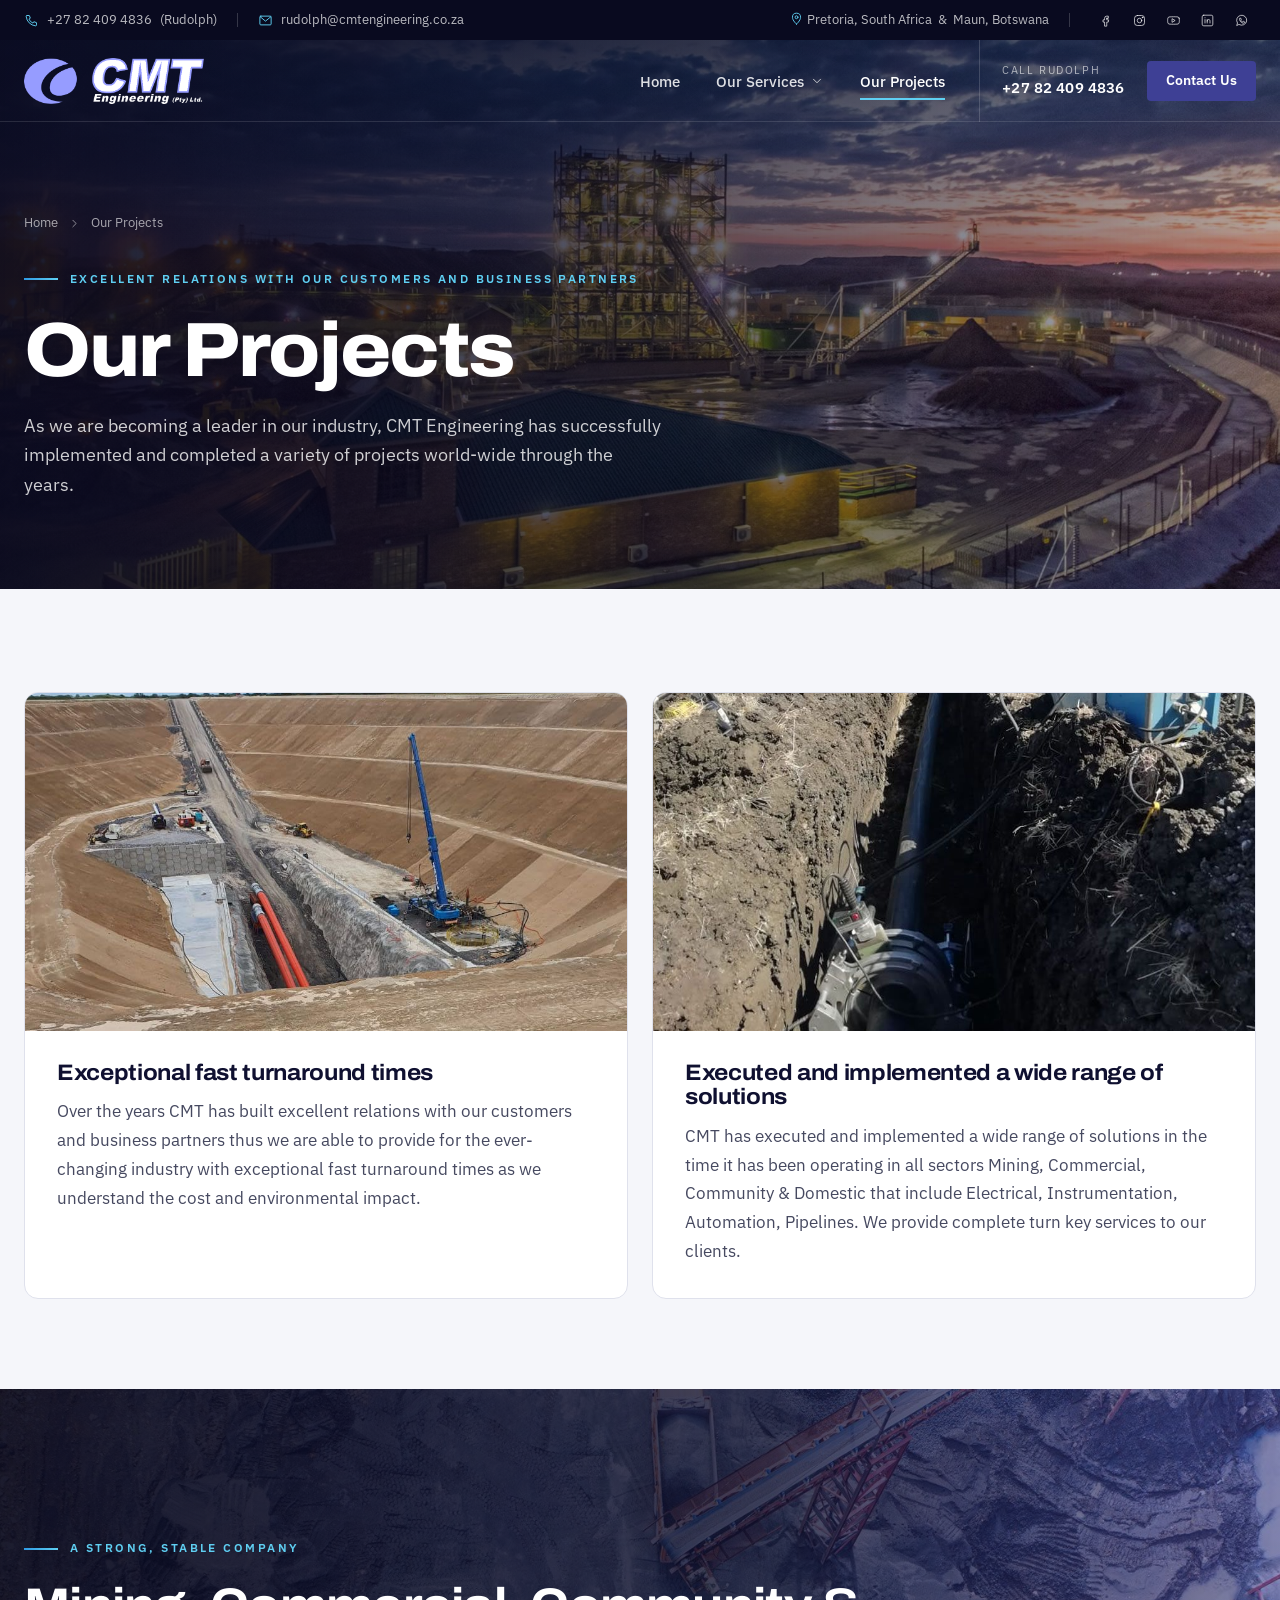
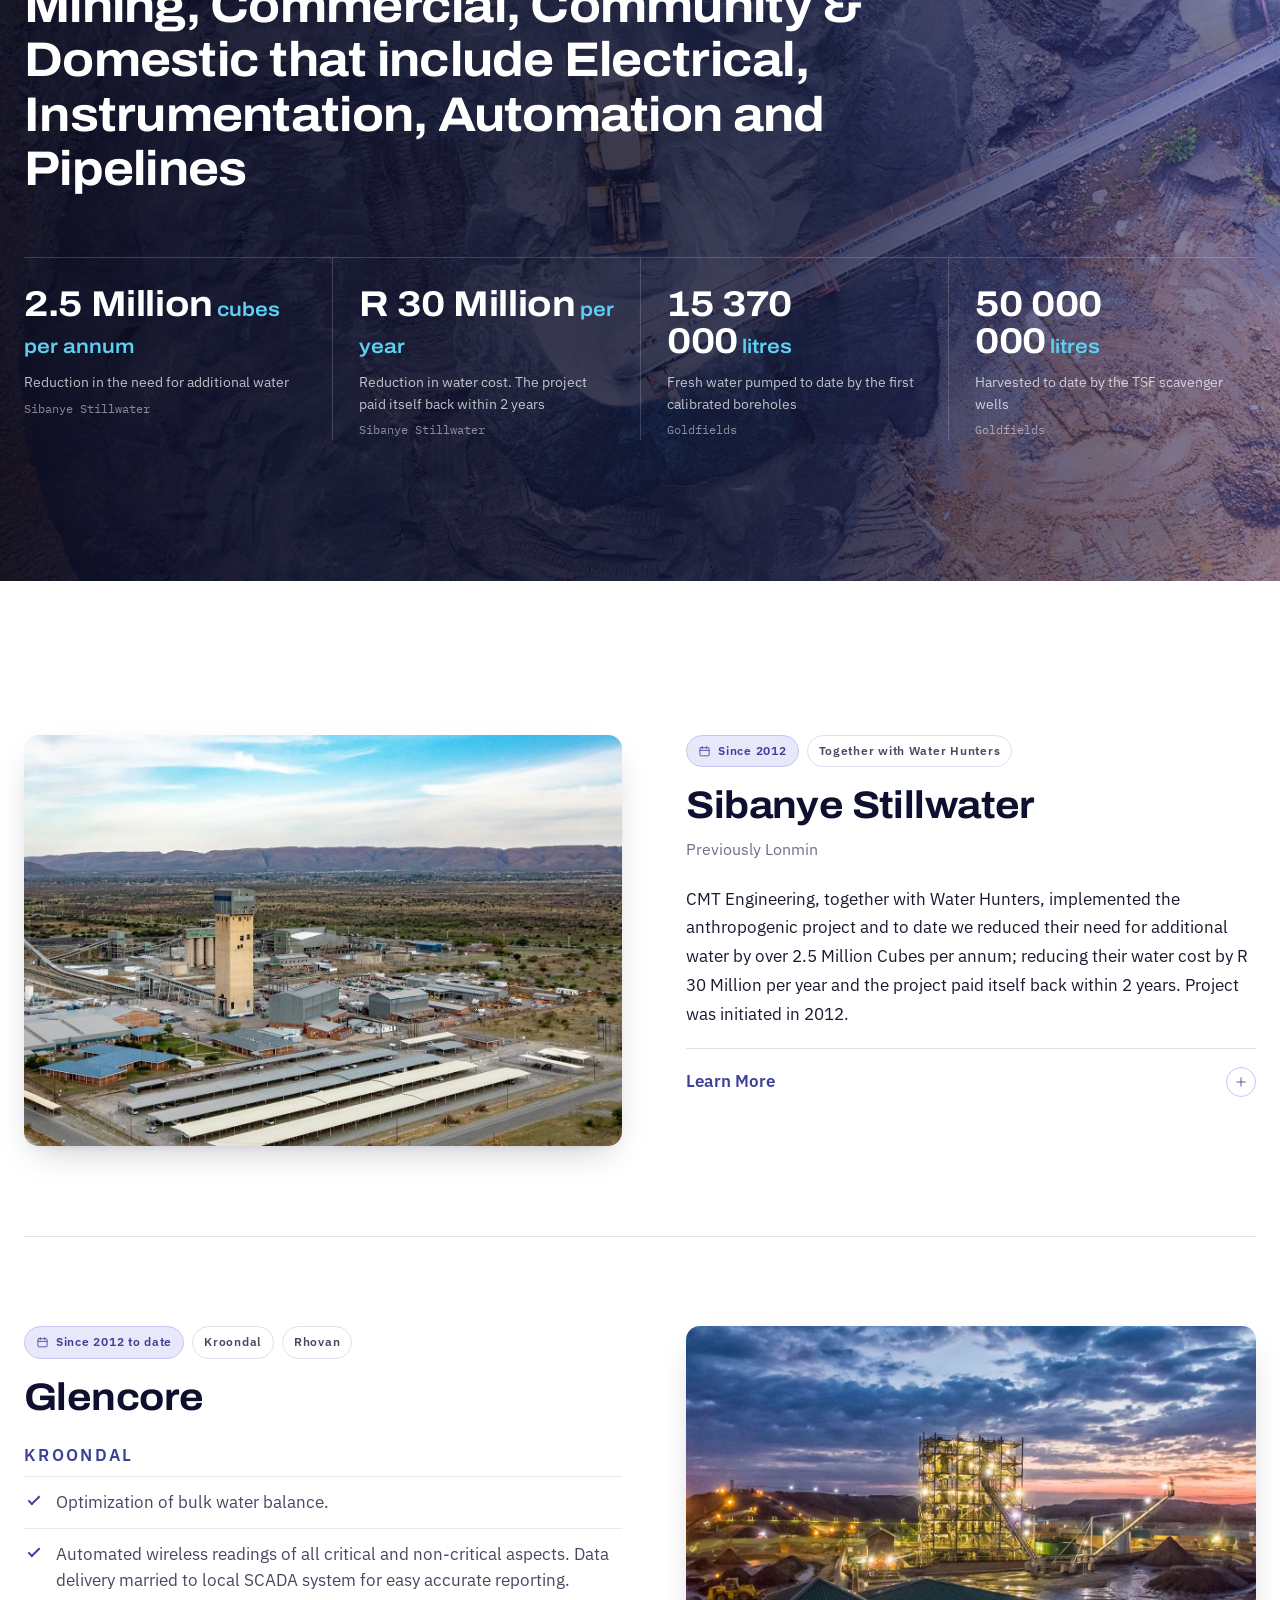
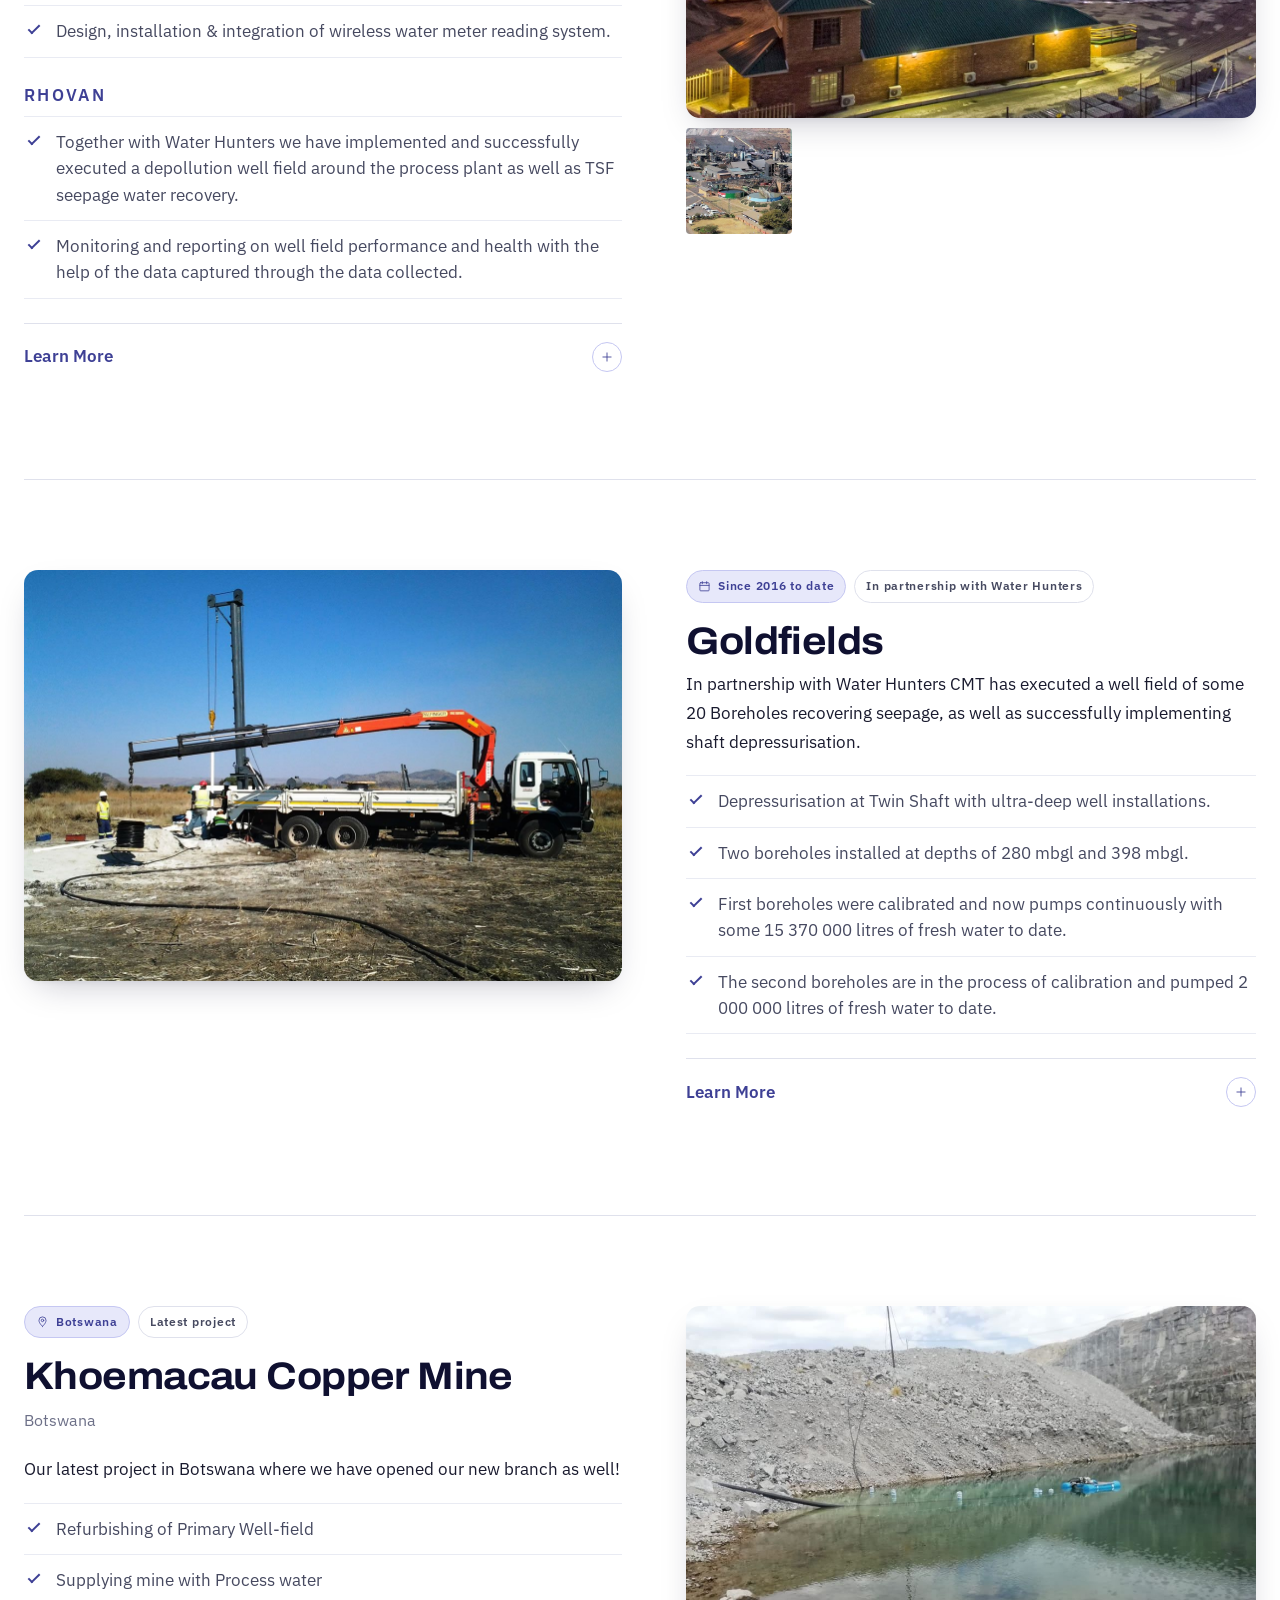
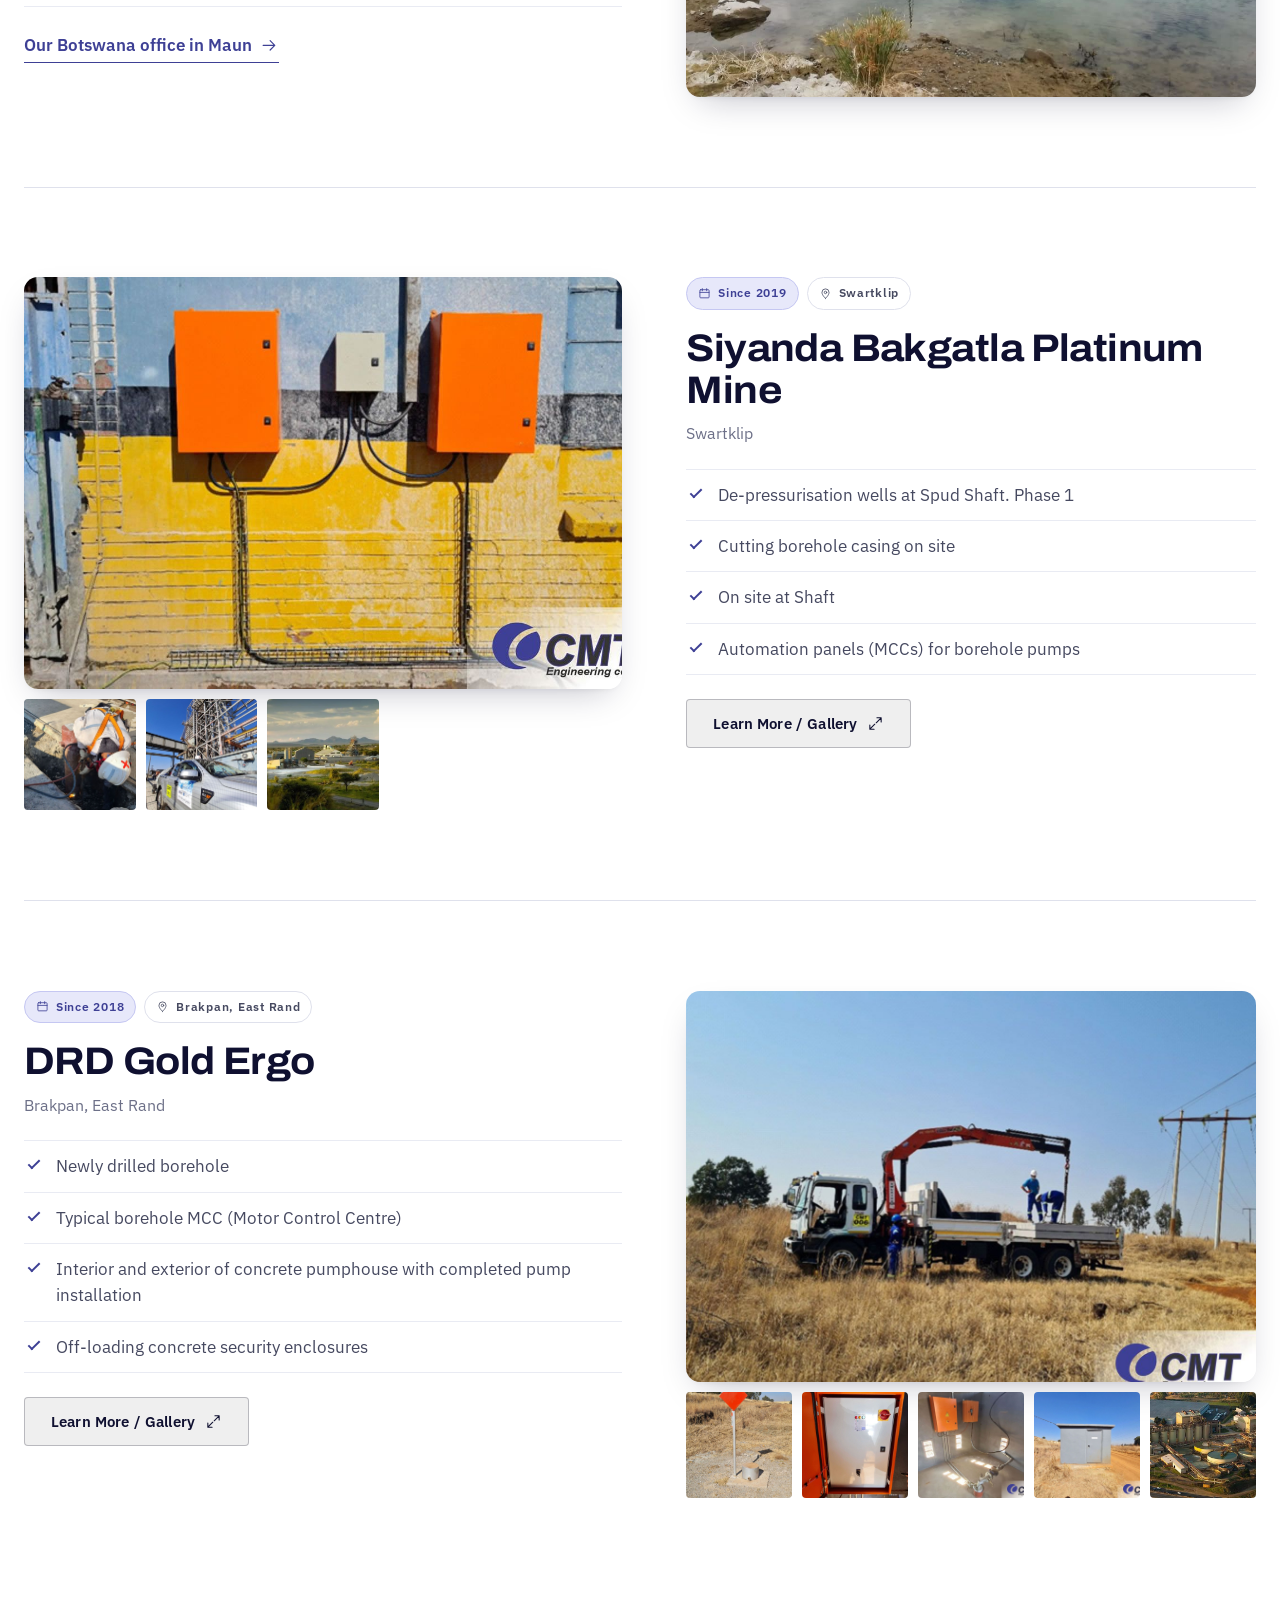
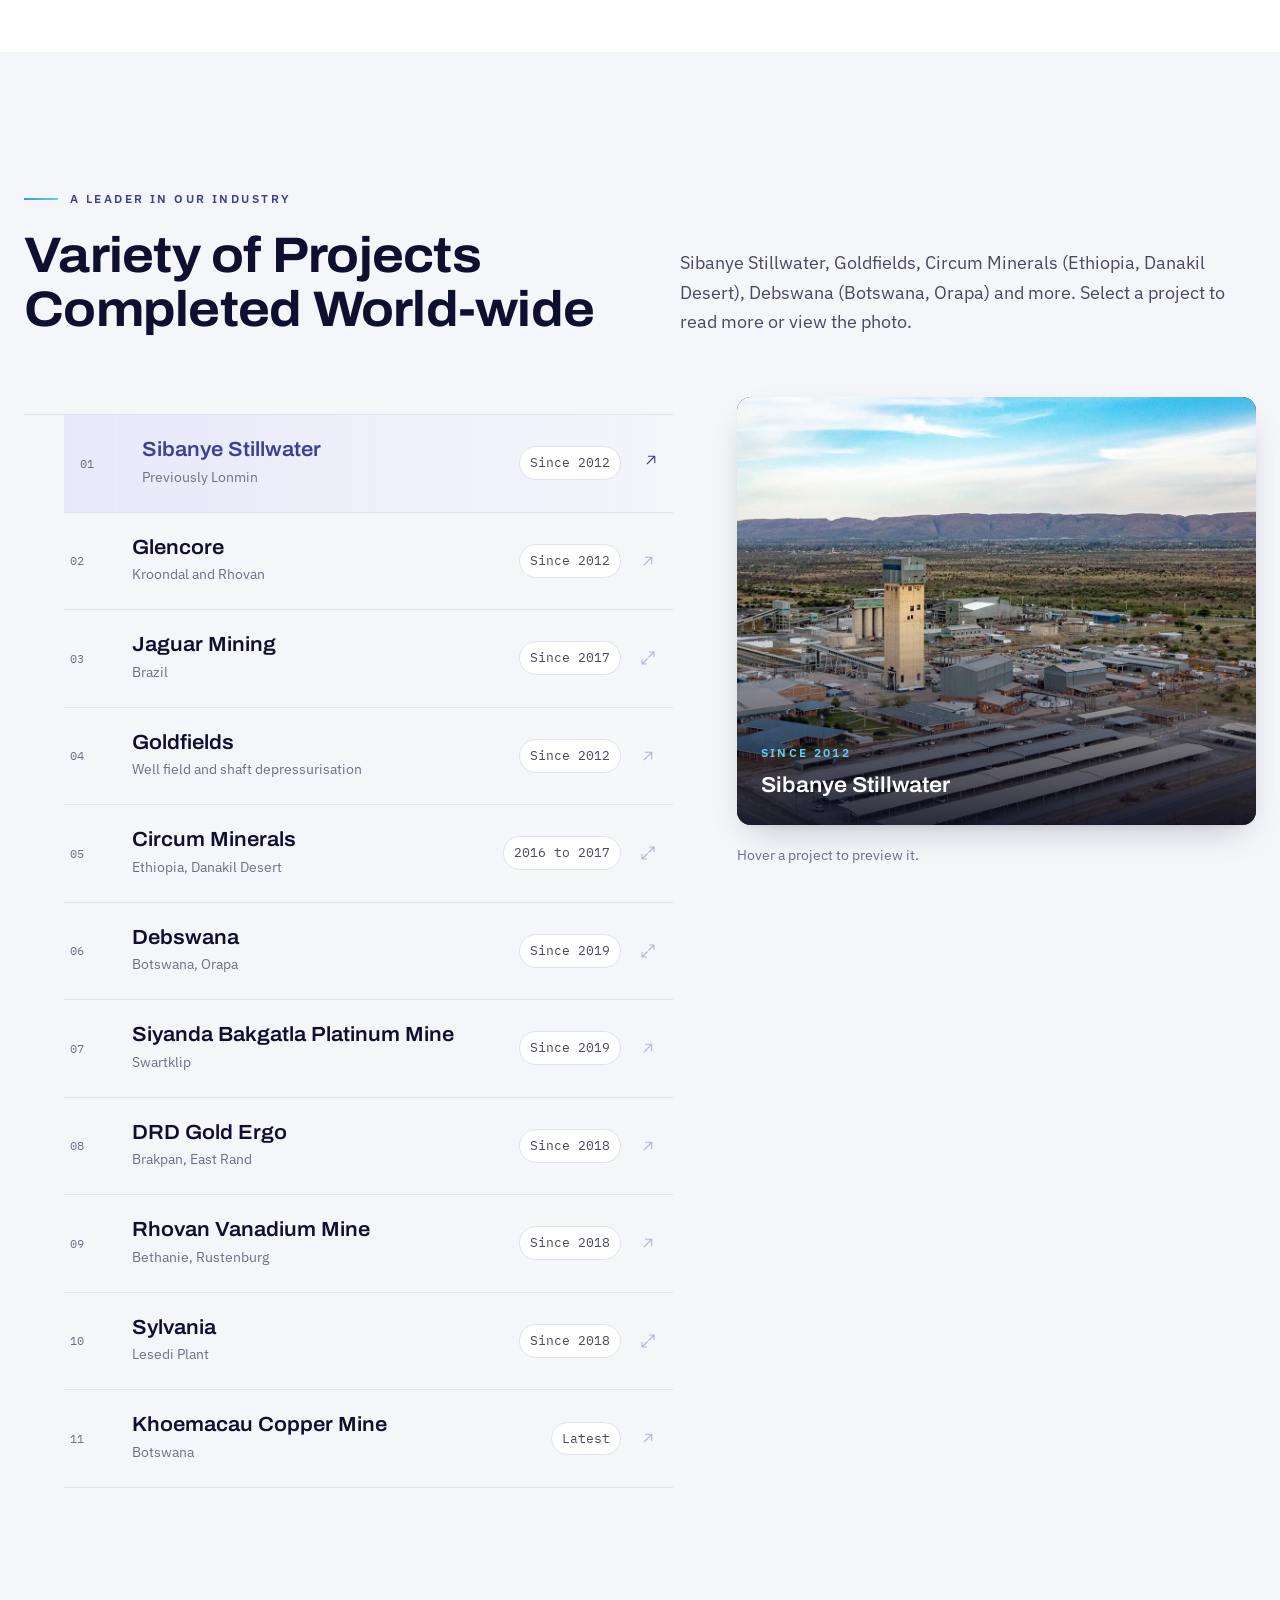
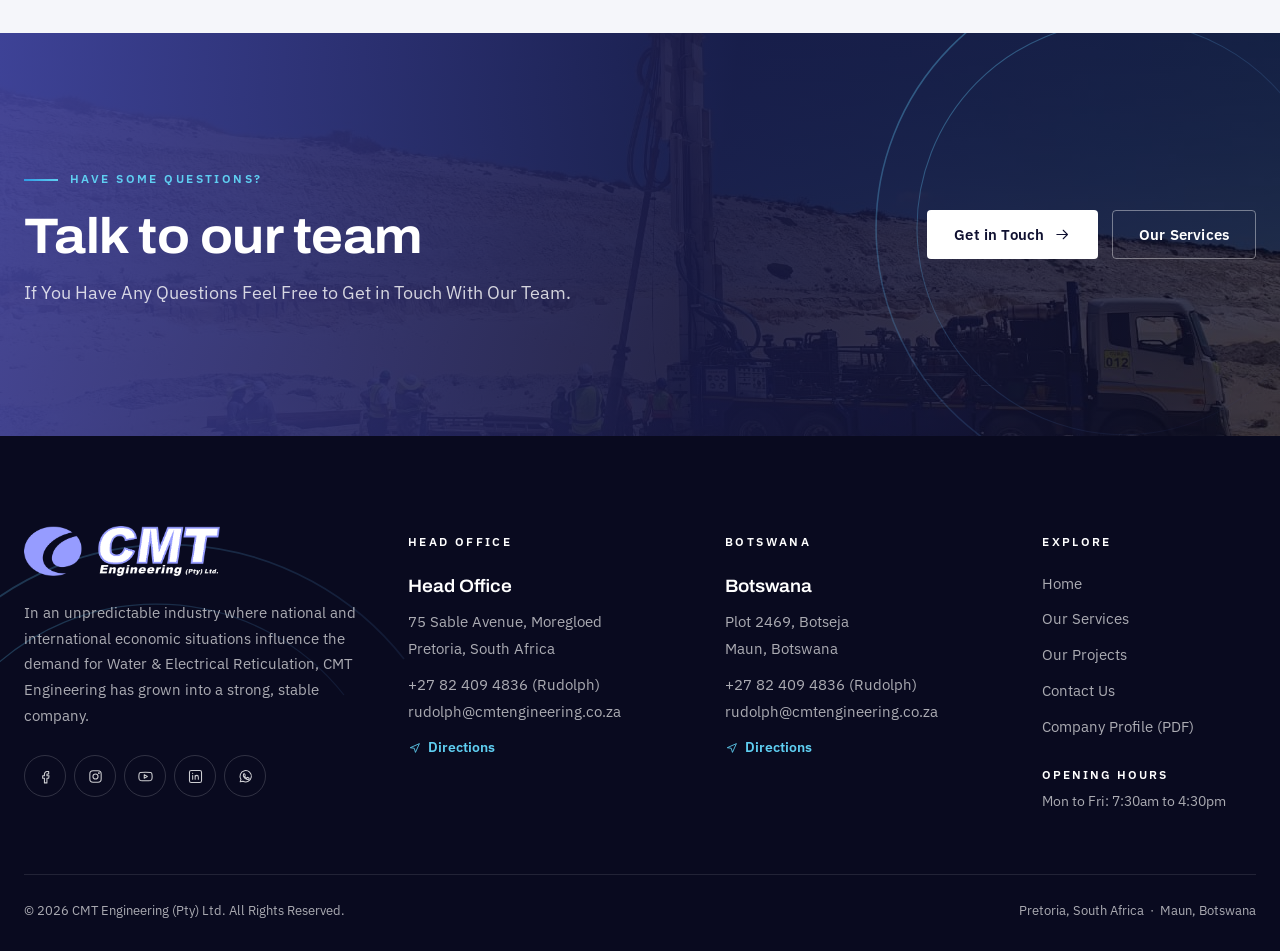
<file: our-projects/index.html>
<!doctype html>
<html lang="en-ZA">
<head>
  <meta charset="utf-8">
  <meta name="viewport" content="width=device-width, initial-scale=1">
  <meta name="robots" content="noindex">
  <title>Our Projects | CMT Engineering</title>
  <meta name="description" content="Sibanye Stillwater, Glencore, Goldfields, Khoemacau Copper Mine, Siyanda Bakgatla Platinum Mine, DRD Gold Ergo and more. Projects completed world-wide by CMT Engineering.">
  <link rel="canonical" href="https://cmtengineering.co.za/our-projects/">
  <meta property="og:type" content="website">
  <meta property="og:site_name" content="CMT Engineering">
  <meta property="og:title" content="Our Projects | CMT Engineering">
  <meta property="og:description" content="Over the years CMT has built excellent relations with our customers and business partners.">
  <meta property="og:image" content="https://cmtengineering.co.za/assets/img/projects/glencore.jpg">
  <meta name="theme-color" content="#0f1030">
  <link rel="icon" href="../favicon.ico" sizes="32x32">
  <link rel="icon" href="../assets/img/brand/favicon.png" type="image/png">
  <link rel="preconnect" href="https://fonts.googleapis.com">
  <link rel="preconnect" href="https://fonts.gstatic.com" crossorigin>
  <link rel="stylesheet" href="https://fonts.googleapis.com/css2?family=Archivo:wdth,wght@100..125,300..800&amp;family=IBM+Plex+Mono:wght@500&amp;family=IBM+Plex+Sans:wght@400;500;600&amp;display=swap">
  <link rel="stylesheet" href="../assets/css/style.css">
</head>
<body data-page="projects" data-root="../">

<main id="main">

  <section class="page-hero">
    <img src="../assets/img/projects/glencore.jpg" alt="">
    <div class="container">
      <nav class="crumbs" aria-label="Breadcrumb"><a href="../">Home</a><i data-icon="crumb"></i><span>Our Projects</span></nav>
      <span class="eyebrow light">Excellent relations with our customers and business partners</span>
      <h1>Our Projects</h1>
      <p class="lead">As we are becoming a leader in our industry, CMT Engineering has successfully implemented and completed a variety of projects world-wide through the years.</p>
    </div>
  </section>

  <!-- Intro -->
  <section class="section-tight" style="padding-top:clamp(70px,8vw,110px)">
    <div class="container intro-pair">
      <div class="intro-card reveal">
        <div class="ic-img"><img src="../assets/img/site/tsf-construction-wide.jpg" alt="Construction of water infrastructure at a tailings facility" loading="lazy"></div>
        <div class="ic-body">
          <h3>Exceptional fast turnaround times</h3>
          <p>Over the years CMT has built excellent relations with our customers and business partners thus we are able to provide for the ever-changing industry with exceptional fast turnaround times as we understand the cost and environmental impact.</p>
        </div>
      </div>
      <div class="intro-card reveal d1">
        <div class="ic-img"><img src="../assets/img/site/trench-wide.jpg" alt="Pipeline being laid in a trench" loading="lazy"></div>
        <div class="ic-body">
          <h3>Executed and implemented a wide range of solutions</h3>
          <p>CMT has executed and implemented a wide range of solutions in the time it has been operating in all sectors Mining, Commercial, Community &amp; Domestic that include Electrical, Instrumentation, Automation, Pipelines. We provide complete turn key services to our clients.</p>
        </div>
      </div>
    </div>
  </section>

  <!-- Statement + figures -->
  <section class="statement on-dark">
    <img src="../assets/img/site/aerial-pit.jpg" alt="" loading="lazy">
    <div class="container">
      <span class="eyebrow light reveal">A Strong, Stable Company</span>
      <h2 class="reveal">Mining, Commercial, Community &amp; Domestic that include Electrical, Instrumentation, Automation and Pipelines</h2>
      <div class="figures">
        <div class="figure reveal"><b>2.5 Million<em>cubes per annum</em></b><span>Reduction in the need for additional water</span><small>Sibanye Stillwater</small></div>
        <div class="figure reveal d1"><b>R 30 Million<em>per year</em></b><span>Reduction in water cost. The project paid itself back within 2 years</span><small>Sibanye Stillwater</small></div>
        <div class="figure reveal d2"><b>15 370 000<em>litres</em></b><span>Fresh water pumped to date by the first calibrated boreholes</span><small>Goldfields</small></div>
        <div class="figure reveal d3"><b>50 000 000<em>litres</em></b><span>Harvested to date by the TSF scavenger wells</span><small>Goldfields</small></div>
      </div>
    </div>
  </section>

  <!-- Case studies -->
  <section class="section-white" style="padding:clamp(40px,5vw,70px) 0">
    <div class="container">

      <article class="case" id="sibanye-stillwater">
        <div class="case-media reveal">
          <div class="cm-main"><img src="../assets/img/projects/sibanye-stillwater.jpg" alt="Sibanye Stillwater operation, aerial view" loading="lazy"><button type="button" aria-label="Enlarge photo" data-lb="sibanye" data-src="../assets/img/projects/sibanye-stillwater.jpg" data-title="Sibanye Stillwater" data-cap="Sibanye Stillwater (previously Lonmin)"></button></div>
        </div>
        <div class="reveal d1">
          <div class="case-meta"><span class="chip hl"><i data-icon="calendar"></i> Since 2012</span><span class="chip">Together with Water Hunters</span></div>
          <h2>Sibanye Stillwater</h2>
          <p class="sub">Previously Lonmin</p>
          <p>CMT Engineering, together with Water Hunters, implemented the anthropogenic project and to date we reduced their need for additional water by over 2.5 Million Cubes per annum; reducing their water cost by R 30 Million per year and the project paid itself back within 2 years. Project was initiated in 2012.</p>
          <div class="more">
            <button class="more-btn" type="button" aria-expanded="false"><span class="lbl">Learn More</span><span class="pm"><i data-icon="plus"></i></span></button>
            <div class="more-body"><div><div class="inner">
              <ul class="ticks">
                <li>Design and construction of 11kV overhead powerlines supplying all water transfer facilities implemented by CMT.</li>
                <li>All designing, supply and installation of pumping reticulation was successfully executed by CMT Engineering.</li>
              </ul>
            </div></div></div>
          </div>
        </div>
      </article>

      <article class="case flip" id="glencore">
        <div class="case-media reveal">
          <div class="cm-main"><img src="../assets/img/projects/glencore.jpg" alt="Glencore operation at dusk" loading="lazy"><button type="button" aria-label="Enlarge photo" data-lb="glencore" data-src="../assets/img/projects/glencore.jpg" data-title="Glencore" data-cap="Glencore"></button></div>
          <div class="case-thumbs">
            <button type="button" data-lb="glencore" data-src="../assets/img/projects/rhovan-vanadium.jpg" data-title="Glencore" data-cap="Rhovan Vanadium Mine, Bethanie, Rustenburg"><img src="../assets/img/projects/rhovan-vanadium.jpg" alt="Rhovan Vanadium Mine" loading="lazy"></button>
          </div>
        </div>
        <div class="reveal d1">
          <div class="case-meta"><span class="chip hl"><i data-icon="calendar"></i> Since 2012 to date</span><span class="chip">Kroondal</span><span class="chip">Rhovan</span></div>
          <h2>Glencore</h2>
          <h3 class="split">Kroondal</h3>
          <ul class="ticks">
            <li>Optimization of bulk water balance.</li>
            <li>Automated wireless readings of all critical and non-critical aspects. Data delivery married to local SCADA system for easy accurate reporting.</li>
            <li>Design, installation &amp; integration of wireless water meter reading system.</li>
          </ul>
          <h3 class="split">Rhovan</h3>
          <ul class="ticks">
            <li>Together with Water Hunters we have implemented and successfully executed a depollution well field around the process plant as well as TSF seepage water recovery.</li>
            <li>Monitoring and reporting on well field performance and health with the help of the data captured through the data collected.</li>
          </ul>
          <div class="more">
            <button class="more-btn" type="button" aria-expanded="false"><span class="lbl">Learn More</span><span class="pm"><i data-icon="plus"></i></span></button>
            <div class="more-body"><div><div class="inner">
              <p><b>Rhovan:</b> Designing and implementing all aspects:</p>
              <ul class="ticks">
                <li>Electrical reticulation</li>
                <li>Instrumentation &amp; Control</li>
                <li>Pipe reticulation</li>
              </ul>
              <p>Advanced motor protection integrated with our powerful GSM Micro PLC for control and monitoring remotely via our web enabled SCADA.</p>
            </div></div></div>
          </div>
        </div>
      </article>

      <article class="case" id="goldfields">
        <div class="case-media reveal">
          <div class="cm-main"><img src="../assets/img/projects/goldfields.jpg" alt="Borehole drilling and crane truck at Goldfields" loading="lazy"><button type="button" aria-label="Enlarge photo" data-lb="goldfields" data-src="../assets/img/projects/goldfields.jpg" data-title="Goldfields" data-cap="Goldfields"></button></div>
        </div>
        <div class="reveal d1">
          <div class="case-meta"><span class="chip hl"><i data-icon="calendar"></i> Since 2016 to date</span><span class="chip">In partnership with Water Hunters</span></div>
          <h2>Goldfields</h2>
          <p>In partnership with Water Hunters CMT has executed a well field of some 20 Boreholes recovering seepage, as well as successfully implementing shaft depressurisation.</p>
          <ul class="ticks">
            <li>Depressurisation at Twin Shaft with ultra-deep well installations.</li>
            <li>Two boreholes installed at depths of 280 mbgl and 398 mbgl.</li>
            <li>First boreholes were calibrated and now pumps continuously with some 15 370 000 litres of fresh water to date.</li>
            <li>The second boreholes are in the process of calibration and pumped 2 000 000 litres of fresh water to date.</li>
          </ul>
          <div class="more">
            <button class="more-btn" type="button" aria-expanded="false"><span class="lbl">Learn More</span><span class="pm"><i data-icon="plus"></i></span></button>
            <div class="more-body"><div><div class="inner">
              <ul class="ticks">
                <li>A third borehole is in the planning process and will be drilled soon; the position was already identified, and the proposal submitted.</li>
                <li>Early indications is that it seems to minimise the pumping at depth by approximately 1/3, but long-term monitoring will confirm first indications.</li>
                <li>Secondly it has the potential to reduce water augmentation from Rand Water by 17 370 000 litres already which equals to some R 200 000 of water to date (6 months).</li>
                <li>Scavenger wells at TSF was implemented at TSF phase one harvest around 1 000 000 litres per day with several pumps (Phase 1).</li>
                <li>The second phase has added an additional 1 500 000 litres per day.</li>
                <li>And the third phase an additional 1 000 000 litres per day. This phase is currently in progress.</li>
                <li>To date some 50 000 000 litres was already harvested and equals a saving of some R500 000 in the first six months of operation.</li>
                <li>TSF well field equipped with advanced GSM loggers for monitoring and control of well via our online SCADA.</li>
                <li>Level, water quality, flow, pumps condition &amp; KPI.</li>
                <li>Borehole performance is monitored of site and adjustments are made accordingly for maximum yield.</li>
              </ul>
            </div></div></div>
          </div>
        </div>
      </article>

      <article class="case flip" id="khoemacau">
        <div class="case-media reveal">
          <div class="cm-main"><img src="../assets/img/projects/khoemacau-copper.jpg" alt="Khoemacau Copper Mine, Botswana" loading="lazy"><button type="button" aria-label="Enlarge photo" data-lb="khoemacau" data-src="../assets/img/projects/khoemacau-copper.jpg" data-title="Khoemacau Copper Mine" data-cap="Khoemacau Copper Mine, Botswana"></button></div>
        </div>
        <div class="reveal d1">
          <div class="case-meta"><span class="chip hl"><i data-icon="pin"></i> Botswana</span><span class="chip">Latest project</span></div>
          <h2>Khoemacau Copper Mine</h2>
          <p class="sub">Botswana</p>
          <p>Our latest project in Botswana where we have opened our new branch as well!</p>
          <ul class="ticks">
            <li>Refurbishing of Primary Well-field</li>
            <li>Supplying mine with Process water</li>
          </ul>
          <a class="text-link" href="../contact-us/#botswana">Our Botswana office in Maun <i data-icon="arrow"></i></a>
        </div>
      </article>

      <article class="case" id="siyanda-bakgatla">
        <div class="case-media reveal">
          <div class="cm-main"><img src="../assets/img/projects/gallery/automation-panels-mcc.jpg" alt="Automation panels (MCCs) for borehole pumps" loading="lazy"><button type="button" aria-label="Open gallery" data-lb="siyanda" data-src="../assets/img/projects/gallery/automation-panels-mcc.jpg" data-title="Siyanda Bakgatla Platinum Mine" data-cap="Automation panels (MCCs) for borehole pumps"></button></div>
          <div class="case-thumbs">
            <button type="button" data-lb="siyanda" data-src="../assets/img/projects/gallery/cutting-borehole-casing.jpg" data-title="Siyanda Bakgatla Platinum Mine" data-cap="Cutting borehole casing on site"><img src="../assets/img/projects/gallery/cutting-borehole-casing.jpg" alt="Cutting borehole casing on site" loading="lazy"></button>
            <button type="button" data-lb="siyanda" data-src="../assets/img/projects/gallery/on-site-at-shaft.jpg" data-title="Siyanda Bakgatla Platinum Mine" data-cap="On site at Shaft"><img src="../assets/img/projects/gallery/on-site-at-shaft.jpg" alt="On site at Shaft" loading="lazy"></button>
            <button type="button" data-lb="siyanda" data-src="../assets/img/projects/siyanda-bakgatla.jpg" data-title="Siyanda Bakgatla Platinum Mine" data-cap="Siyanda Bakgatla Platinum Mine, Swartklip"><img src="../assets/img/projects/siyanda-bakgatla.jpg" alt="Siyanda Bakgatla Platinum Mine" loading="lazy"></button>
          </div>
        </div>
        <div class="reveal d1">
          <div class="case-meta"><span class="chip hl"><i data-icon="calendar"></i> Since 2019</span><span class="chip"><i data-icon="pin"></i> Swartklip</span></div>
          <h2>Siyanda Bakgatla Platinum Mine</h2>
          <p class="sub">Swartklip</p>
          <ul class="ticks">
            <li>De-pressurisation wells at Spud Shaft. Phase 1</li>
            <li>Cutting borehole casing on site</li>
            <li>On site at Shaft</li>
            <li>Automation panels (MCCs) for borehole pumps</li>
          </ul>
          <button class="btn btn-outline" type="button" data-open-gallery>Learn More / Gallery <i data-icon="expand"></i></button>
        </div>
      </article>

      <article class="case flip" id="drd-gold-ergo">
        <div class="case-media reveal">
          <div class="cm-main"><img src="../assets/img/projects/gallery/offloading-enclosures.jpg" alt="Off-loading concrete security enclosures" loading="lazy"><button type="button" aria-label="Open gallery" data-lb="drd" data-src="../assets/img/projects/gallery/offloading-enclosures.jpg" data-title="DRD Gold Ergo" data-cap="Off-loading concrete security enclosures"></button></div>
          <div class="case-thumbs">
            <button type="button" data-lb="drd" data-src="../assets/img/projects/gallery/newly-drilled-borehole.jpg" data-title="DRD Gold Ergo" data-cap="Newly drilled borehole"><img src="../assets/img/projects/gallery/newly-drilled-borehole.jpg" alt="Newly drilled borehole" loading="lazy"></button>
            <button type="button" data-lb="drd" data-src="../assets/img/projects/gallery/typical-borehole-mcc.jpg" data-title="DRD Gold Ergo" data-cap="Typical borehole MCC (Motor Control Centre)"><img src="../assets/img/projects/gallery/typical-borehole-mcc.jpg" alt="Typical borehole MCC (Motor Control Centre)" loading="lazy"></button>
            <button type="button" data-lb="drd" data-src="../assets/img/projects/gallery/pumphouse-interior.jpg" data-title="DRD Gold Ergo" data-cap="Interior and exterior of concrete pumphouse with completed pump installation"><img src="../assets/img/projects/gallery/pumphouse-interior.jpg" alt="Interior of concrete pumphouse with completed pump installation" loading="lazy"></button>
            <button type="button" data-lb="drd" data-src="../assets/img/projects/gallery/pumphouse-exterior.jpg" data-title="DRD Gold Ergo" data-cap="Interior and exterior of concrete pumphouse with completed pump installation"><img src="../assets/img/projects/gallery/pumphouse-exterior.jpg" alt="Exterior of concrete pumphouse" loading="lazy"></button>
            <button type="button" data-lb="drd" data-src="../assets/img/projects/drd-gold-ergo.jpg" data-title="DRD Gold Ergo" data-cap="DRD Gold Ergo, Brakpan, East Rand"><img src="../assets/img/projects/drd-gold-ergo.jpg" alt="DRD Gold Ergo plant" loading="lazy"></button>
          </div>
        </div>
        <div class="reveal d1">
          <div class="case-meta"><span class="chip hl"><i data-icon="calendar"></i> Since 2018</span><span class="chip"><i data-icon="pin"></i> Brakpan, East Rand</span></div>
          <h2>DRD Gold Ergo</h2>
          <p class="sub">Brakpan, East Rand</p>
          <ul class="ticks">
            <li>Newly drilled borehole</li>
            <li>Typical borehole MCC (Motor Control Centre)</li>
            <li>Interior and exterior of concrete pumphouse with completed pump installation</li>
            <li>Off-loading concrete security enclosures</li>
          </ul>
          <button class="btn btn-outline" type="button" data-open-gallery>Learn More / Gallery <i data-icon="expand"></i></button>
        </div>
      </article>

    </div>
  </section>

  <!-- Project index -->
  <section class="section" id="project-index" style="scroll-margin-top:60px">
    <div class="container">
      <div class="section-head">
        <div>
          <span class="eyebrow reveal">A Leader in Our Industry</span>
          <h2 class="reveal">Variety of Projects Completed World-wide</h2>
        </div>
        <p class="lead reveal">Sibanye Stillwater, Goldfields, Circum Minerals (Ethiopia, Danakil Desert), Debswana (Botswana, Orapa) and more. Select a project to read more or view the photo.</p>
      </div>
      <div class="pi">
        <ol class="pi-list">
          <li class="pi-row" data-img="../assets/img/projects/sibanye-stillwater.jpg" data-years="Since 2012"><a href="#sibanye-stillwater"><span class="n">01</span><span class="thumb"><img src="../assets/img/projects/sibanye-stillwater.jpg" alt="" loading="lazy"></span><span class="t"><b>Sibanye Stillwater</b><small>Previously Lonmin</small></span><span class="y">Since 2012</span><i data-icon="diag"></i></a></li>
          <li class="pi-row" data-img="../assets/img/projects/glencore.jpg" data-years="Since 2012"><a href="#glencore"><span class="n">02</span><span class="thumb"><img src="../assets/img/projects/glencore.jpg" alt="" loading="lazy"></span><span class="t"><b>Glencore</b><small>Kroondal and Rhovan</small></span><span class="y">Since 2012</span><i data-icon="diag"></i></a></li>
          <li class="pi-row" data-img="../assets/img/projects/jaguar-mining.jpg" data-years="Since 2017"><a href="#project-index" data-lb="index" data-src="../assets/img/projects/jaguar-mining.jpg" data-title="Our Projects" data-cap="Jaguar Mining (Brazil), since 2017"><span class="n">03</span><span class="thumb"><img src="../assets/img/projects/jaguar-mining.jpg" alt="" loading="lazy"></span><span class="t"><b>Jaguar Mining</b><small>Brazil</small></span><span class="y">Since 2017</span><i data-icon="expand"></i></a></li>
          <li class="pi-row" data-img="../assets/img/projects/goldfields.jpg" data-years="Since 2012"><a href="#goldfields"><span class="n">04</span><span class="thumb"><img src="../assets/img/projects/goldfields.jpg" alt="" loading="lazy"></span><span class="t"><b>Goldfields</b><small>Well field and shaft depressurisation</small></span><span class="y">Since 2012</span><i data-icon="diag"></i></a></li>
          <li class="pi-row" data-img="../assets/img/projects/circum-minerals.jpg" data-years="2016 to 2017"><a href="#project-index" data-lb="index" data-src="../assets/img/projects/circum-minerals.jpg" data-title="Our Projects" data-cap="Circum Minerals (Ethiopia, Danakil Desert), 2016 to 2017"><span class="n">05</span><span class="thumb"><img src="../assets/img/projects/circum-minerals.jpg" alt="" loading="lazy"></span><span class="t"><b>Circum Minerals</b><small>Ethiopia, Danakil Desert</small></span><span class="y">2016 to 2017</span><i data-icon="expand"></i></a></li>
          <li class="pi-row" data-img="../assets/img/projects/debswana.jpg" data-years="Since 2019"><a href="#project-index" data-lb="index" data-src="../assets/img/projects/debswana.jpg" data-title="Our Projects" data-cap="Debswana (Botswana, Orapa), since 2019"><span class="n">06</span><span class="thumb"><img src="../assets/img/projects/debswana.jpg" alt="" loading="lazy"></span><span class="t"><b>Debswana</b><small>Botswana, Orapa</small></span><span class="y">Since 2019</span><i data-icon="expand"></i></a></li>
          <li class="pi-row" data-img="../assets/img/projects/siyanda-bakgatla.jpg" data-years="Since 2019"><a href="#siyanda-bakgatla"><span class="n">07</span><span class="thumb"><img src="../assets/img/projects/siyanda-bakgatla.jpg" alt="" loading="lazy"></span><span class="t"><b>Siyanda Bakgatla Platinum Mine</b><small>Swartklip</small></span><span class="y">Since 2019</span><i data-icon="diag"></i></a></li>
          <li class="pi-row" data-img="../assets/img/projects/drd-gold-ergo.jpg" data-years="Since 2018"><a href="#drd-gold-ergo"><span class="n">08</span><span class="thumb"><img src="../assets/img/projects/drd-gold-ergo.jpg" alt="" loading="lazy"></span><span class="t"><b>DRD Gold Ergo</b><small>Brakpan, East Rand</small></span><span class="y">Since 2018</span><i data-icon="diag"></i></a></li>
          <li class="pi-row" data-img="../assets/img/projects/rhovan-vanadium.jpg" data-years="Since 2018"><a href="#glencore"><span class="n">09</span><span class="thumb"><img src="../assets/img/projects/rhovan-vanadium.jpg" alt="" loading="lazy"></span><span class="t"><b>Rhovan Vanadium Mine</b><small>Bethanie, Rustenburg</small></span><span class="y">Since 2018</span><i data-icon="diag"></i></a></li>
          <li class="pi-row" data-img="../assets/img/projects/sylvania-lesedi.jpg" data-years="Since 2018"><a href="#project-index" data-lb="index" data-src="../assets/img/projects/sylvania-lesedi.jpg" data-title="Our Projects" data-cap="Sylvania, Lesedi Plant, since 2018"><span class="n">10</span><span class="thumb"><img src="../assets/img/projects/sylvania-lesedi.jpg" alt="" loading="lazy"></span><span class="t"><b>Sylvania</b><small>Lesedi Plant</small></span><span class="y">Since 2018</span><i data-icon="expand"></i></a></li>
          <li class="pi-row" data-img="../assets/img/projects/khoemacau-copper.jpg" data-years="Latest project"><a href="#khoemacau"><span class="n">11</span><span class="thumb"><img src="../assets/img/projects/khoemacau-copper.jpg" alt="" loading="lazy"></span><span class="t"><b>Khoemacau Copper Mine</b><small>Botswana</small></span><span class="y">Latest</span><i data-icon="diag"></i></a></li>
        </ol>
        <div class="pi-view">
          <div class="pi-frame"><div class="pi-cap"></div></div>
          <p class="pi-note">Hover a project to preview it.</p>
        </div>
      </div>
    </div>
  </section>

  <section class="cta-band" data-arc="c">
    <img src="../assets/img/site/drilling-rig.jpg" alt="" loading="lazy">
    <div class="container cta-inner">
      <div>
        <span class="eyebrow light">Have some questions?</span>
        <h2>Talk to our team</h2>
        <p>If You Have Any Questions Feel Free to Get in Touch With Our Team.</p>
      </div>
      <div class="btn-row">
        <a class="btn btn-light" href="../contact-us/">Get in Touch <i data-icon="arrow"></i></a>
        <a class="btn btn-outline light" href="../our-services/">Our Services</a>
      </div>
    </div>
  </section>

</main>

<script src="../assets/js/site.js"></script>
</body>
</html>
</file>
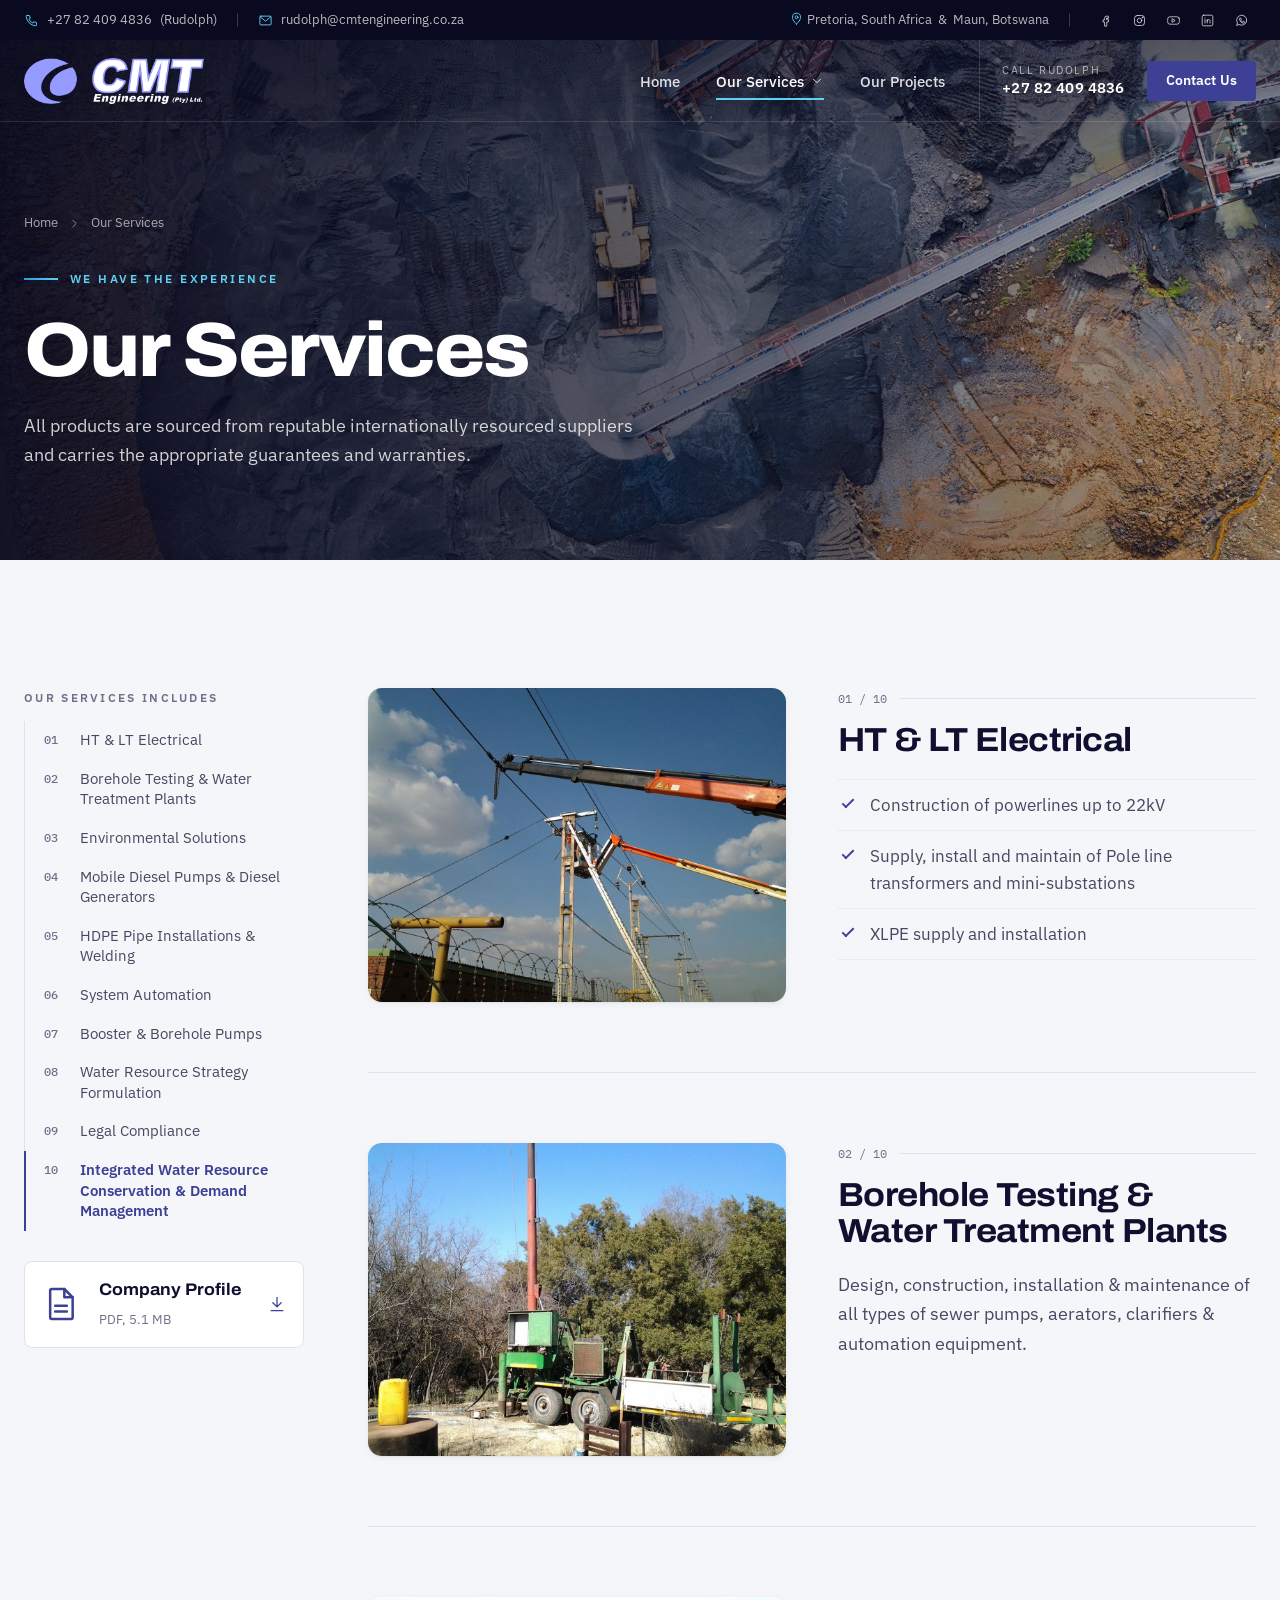
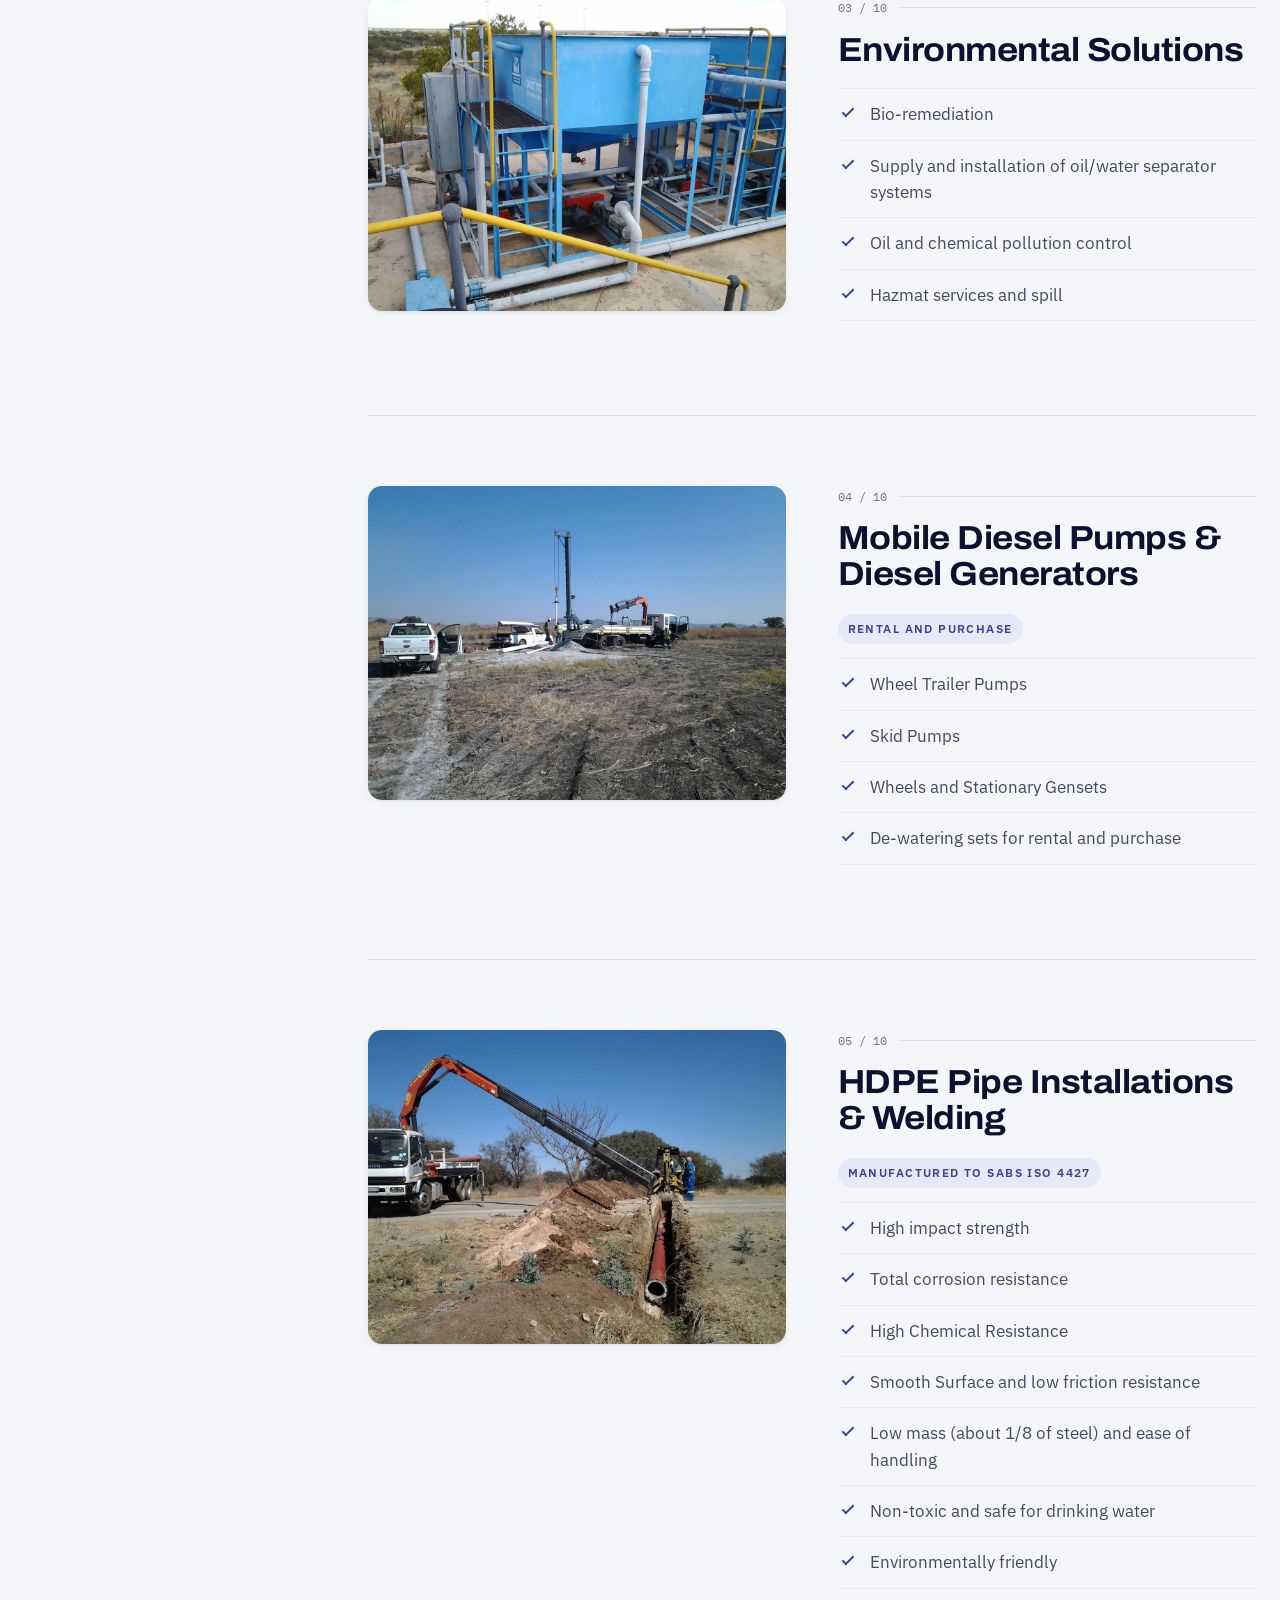
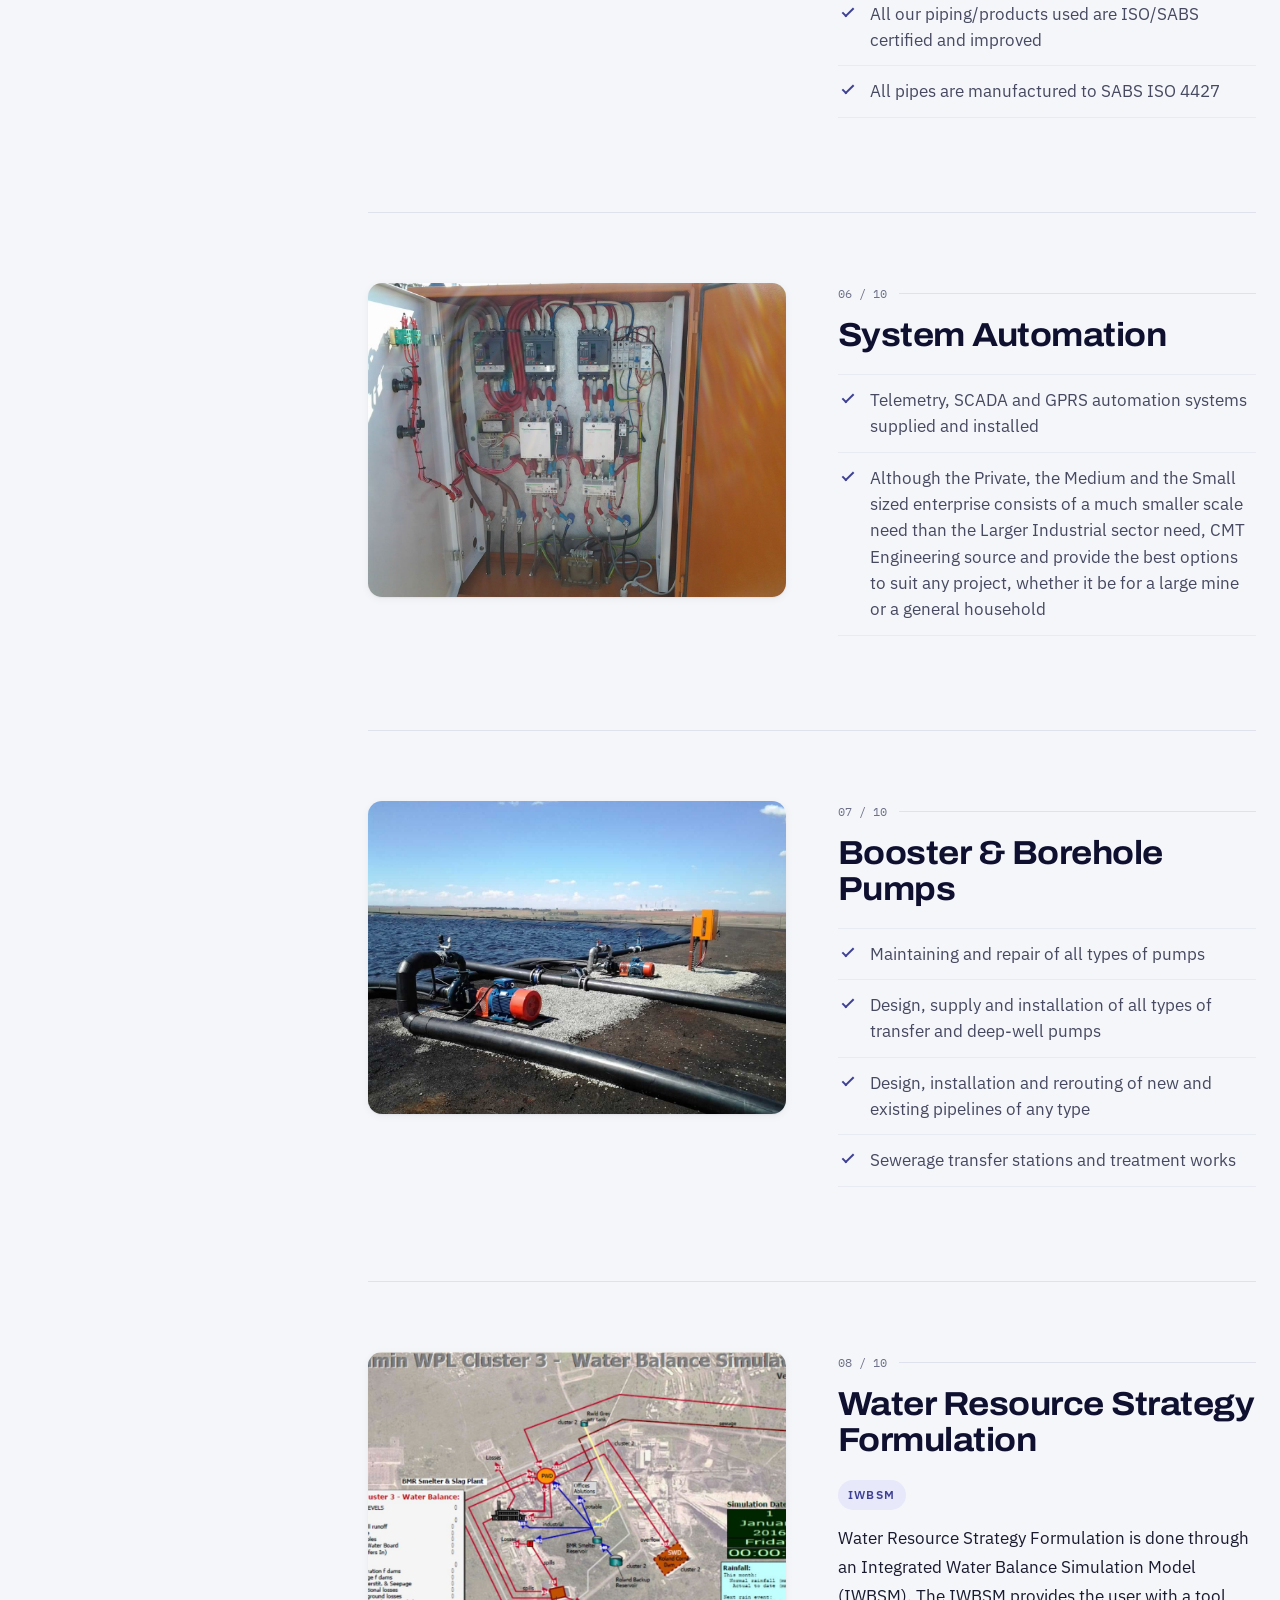
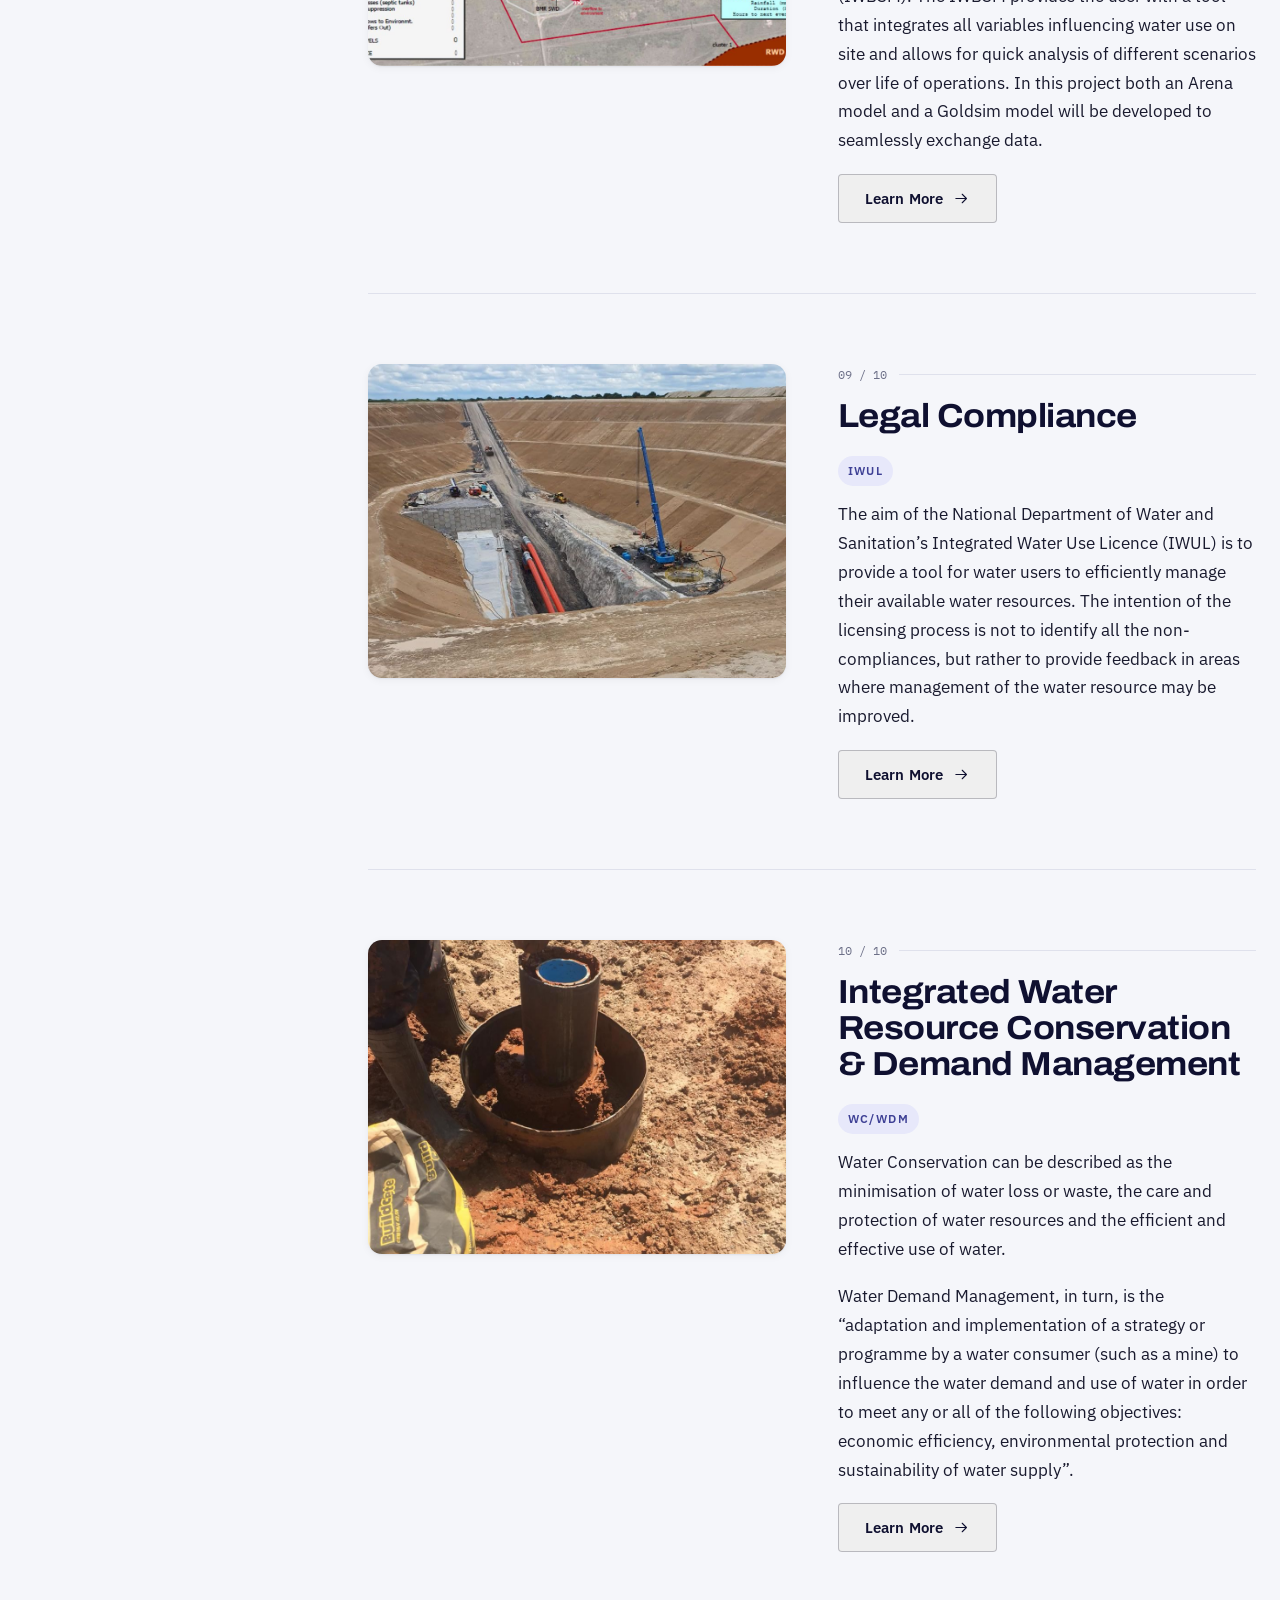
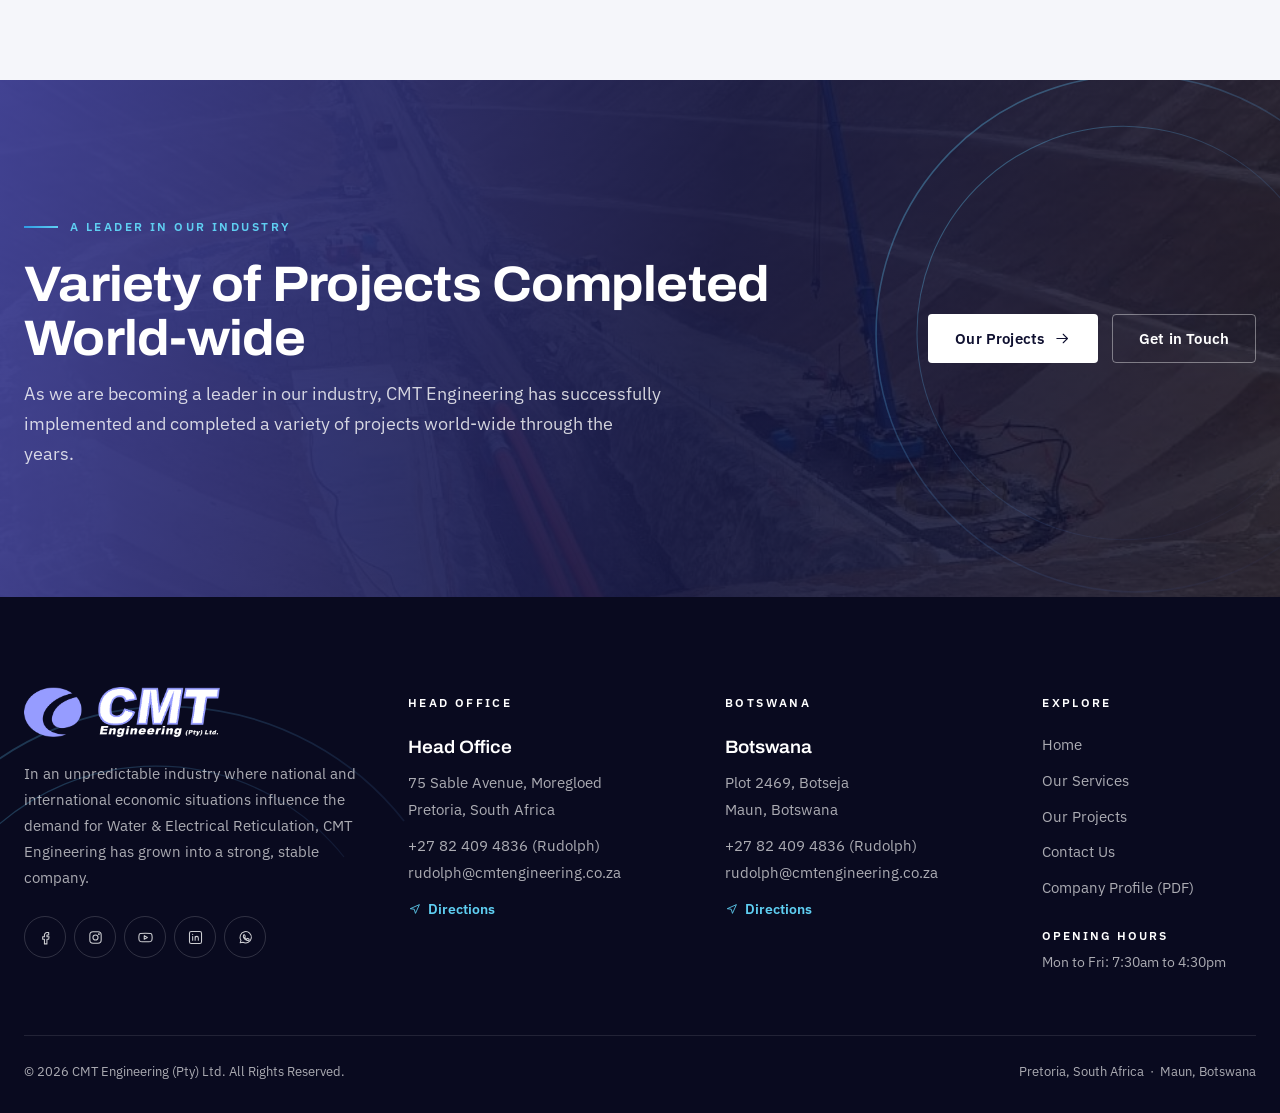
<file: our-services/index.html>
<!doctype html>
<html lang="en-ZA">
<head>
  <meta charset="utf-8">
  <meta name="viewport" content="width=device-width, initial-scale=1">
  <meta name="robots" content="noindex">
  <title>Our Services | CMT Engineering</title>
  <meta name="description" content="HT &amp; LT Electrical, Borehole Testing &amp; Water Treatment Plants, Environmental Solutions, Mobile Diesel Pumps &amp; Diesel Generators, HDPE Pipe Installations, System Automation, Booster &amp; Borehole Pumps, Water Resource Strategy, Legal Compliance and WC/WDM.">
  <link rel="canonical" href="https://cmtengineering.co.za/our-services/">
  <meta property="og:type" content="website">
  <meta property="og:site_name" content="CMT Engineering">
  <meta property="og:title" content="Our Services | CMT Engineering">
  <meta property="og:description" content="All products are sourced from reputable internationally resourced suppliers and carries the appropriate guarantees and warranties.">
  <meta property="og:image" content="https://cmtengineering.co.za/assets/img/services/booster-borehole-pumps.jpg">
  <meta name="theme-color" content="#0f1030">
  <link rel="icon" href="../favicon.ico" sizes="32x32">
  <link rel="icon" href="../assets/img/brand/favicon.png" type="image/png">
  <link rel="preconnect" href="https://fonts.googleapis.com">
  <link rel="preconnect" href="https://fonts.gstatic.com" crossorigin>
  <link rel="stylesheet" href="https://fonts.googleapis.com/css2?family=Archivo:wdth,wght@100..125,300..800&amp;family=IBM+Plex+Mono:wght@500&amp;family=IBM+Plex+Sans:wght@400;500;600&amp;display=swap">
  <link rel="stylesheet" href="../assets/css/style.css">
</head>
<body data-page="services" data-root="../">

<main id="main">

  <section class="page-hero">
    <img src="../assets/img/site/aerial-pit.jpg" alt="">
    <div class="container">
      <nav class="crumbs" aria-label="Breadcrumb"><a href="../">Home</a><i data-icon="crumb"></i><span>Our Services</span></nav>
      <span class="eyebrow light">We Have the Experience</span>
      <h1>Our Services</h1>
      <p class="lead">All products are sourced from reputable internationally resourced suppliers and carries the appropriate guarantees and warranties.</p>
    </div>
  </section>

  <section class="section">
    <div class="container svc-layout">

      <aside class="svc-index-wrap">
        <div class="svc-index">
          <h6>Our Services Includes</h6>
          <ol>
            <li><a href="#ht-lt-electrical"><span class="mono">01</span><span>HT &amp; LT Electrical</span></a></li>
            <li><a href="#borehole-testing"><span class="mono">02</span><span>Borehole Testing &amp; Water Treatment Plants</span></a></li>
            <li><a href="#environmental-solutions"><span class="mono">03</span><span>Environmental Solutions</span></a></li>
            <li><a href="#diesel-pumps-generators"><span class="mono">04</span><span>Mobile Diesel Pumps &amp; Diesel Generators</span></a></li>
            <li><a href="#hdpe-pipe"><span class="mono">05</span><span>HDPE Pipe Installations &amp; Welding</span></a></li>
            <li><a href="#system-automation"><span class="mono">06</span><span>System Automation</span></a></li>
            <li><a href="#booster-borehole-pumps"><span class="mono">07</span><span>Booster &amp; Borehole Pumps</span></a></li>
            <li><a href="#water-resource-strategy"><span class="mono">08</span><span>Water Resource Strategy Formulation</span></a></li>
            <li><a href="#legal-compliance"><span class="mono">09</span><span>Legal Compliance</span></a></li>
            <li><a href="#wc-wdm"><span class="mono">10</span><span>Integrated Water Resource Conservation &amp; Demand Management</span></a></li>
          </ol>
          <a class="doc-link" href="../assets/docs/CMT-Engineering-Company-Profile.pdf" target="_blank" rel="noopener">
            <i data-icon="doc" class="doc-ic"></i><span><b>Company Profile</b><small>PDF, 5.1 MB</small></span><i data-icon="download" class="dl"></i>
          </a>
        </div>
      </aside>

      <div class="svc-blocks">

        <article class="svc-block" id="ht-lt-electrical">
          <div class="sb-img reveal"><img src="../assets/img/services/ht-lt-electrical.jpg" alt="HT and LT electrical work on overhead powerlines" loading="lazy"></div>
          <div class="reveal d1">
            <div class="sb-k">01 / 10</div>
            <h2>HT &amp; LT Electrical</h2>
            <ul class="ticks">
              <li>Construction of powerlines up to 22kV</li>
              <li>Supply, install and maintain of Pole line transformers and mini-substations</li>
              <li>XLPE supply and installation</li>
            </ul>
          </div>
        </article>

        <article class="svc-block" id="borehole-testing">
          <div class="sb-img reveal"><img src="../assets/img/services/borehole-testing.jpg" alt="Borehole test pumping unit on site" loading="lazy"></div>
          <div class="reveal d1">
            <div class="sb-k">02 / 10</div>
            <h2>Borehole Testing &amp; Water Treatment Plants</h2>
            <p class="lead">Design, construction, installation &amp; maintenance of all types of sewer pumps, aerators, clarifiers &amp; automation equipment.</p>
          </div>
        </article>

        <article class="svc-block" id="environmental-solutions">
          <div class="sb-img reveal"><img src="../assets/img/services/environmental-solutions.jpg" alt="Oil and water separator system installed by CMT Engineering" loading="lazy"></div>
          <div class="reveal d1">
            <div class="sb-k">03 / 10</div>
            <h2>Environmental Solutions</h2>
            <ul class="ticks">
              <li>Bio-remediation</li>
              <li>Supply and installation of oil/water separator systems</li>
              <li>Oil and chemical pollution control</li>
              <li>Hazmat services and spill</li>
            </ul>
          </div>
        </article>

        <article class="svc-block" id="diesel-pumps-generators">
          <div class="sb-img reveal"><img src="../assets/img/services/diesel-pumps-generators.jpg" alt="Mobile diesel pump and generator set" loading="lazy"></div>
          <div class="reveal d1">
            <div class="sb-k">04 / 10</div>
            <h2>Mobile Diesel Pumps &amp; Diesel Generators</h2>
            <span class="sb-tag">Rental and purchase</span>
            <ul class="ticks">
              <li>Wheel Trailer Pumps</li>
              <li>Skid Pumps</li>
              <li>Wheels and Stationary Gensets</li>
              <li>De-watering sets for rental and purchase</li>
            </ul>
          </div>
        </article>

        <article class="svc-block" id="hdpe-pipe">
          <div class="sb-img reveal"><img src="../assets/img/services/hdpe-pipe.jpg" alt="HDPE pipeline installation in a trench" loading="lazy"></div>
          <div class="reveal d1">
            <div class="sb-k">05 / 10</div>
            <h2>HDPE Pipe Installations &amp; Welding</h2>
            <span class="sb-tag">Manufactured to SABS ISO 4427</span>
            <ul class="ticks">
              <li>High impact strength</li>
              <li>Total corrosion resistance</li>
              <li>High Chemical Resistance</li>
              <li>Smooth Surface and low friction resistance</li>
              <li>Low mass (about 1/8 of steel) and ease of handling</li>
              <li>Non-toxic and safe for drinking water</li>
              <li>Environmentally friendly</li>
              <li>All our piping/products used are ISO/SABS certified and improved</li>
              <li>All pipes are manufactured to SABS ISO 4427</li>
            </ul>
          </div>
        </article>

        <article class="svc-block" id="system-automation">
          <div class="sb-img reveal"><img src="../assets/img/services/system-automation.jpg" alt="Automation control panel for borehole pumps" loading="lazy"></div>
          <div class="reveal d1">
            <div class="sb-k">06 / 10</div>
            <h2>System Automation</h2>
            <ul class="ticks">
              <li>Telemetry, SCADA and GPRS automation systems supplied and installed</li>
              <li>Although the Private, the Medium and the Small sized enterprise consists of a much smaller scale need than the Larger Industrial sector need, CMT Engineering source and provide the best options to suit any project, whether it be for a large mine or a general household</li>
            </ul>
          </div>
        </article>

        <article class="svc-block" id="booster-borehole-pumps">
          <div class="sb-img reveal"><img src="../assets/img/services/booster-borehole-pumps.jpg" alt="Booster pump installation at a dam" loading="lazy"></div>
          <div class="reveal d1">
            <div class="sb-k">07 / 10</div>
            <h2>Booster &amp; Borehole Pumps</h2>
            <ul class="ticks">
              <li>Maintaining and repair of all types of pumps</li>
              <li>Design, supply and installation of all types of transfer and deep-well pumps</li>
              <li>Design, installation and rerouting of new and existing pipelines of any type</li>
              <li>Sewerage transfer stations and treatment works</li>
            </ul>
          </div>
        </article>

        <article class="svc-block" id="water-resource-strategy">
          <div class="sb-img reveal"><img src="../assets/img/services/water-balance-model.jpg" alt="Integrated water balance simulation model on a map backdrop" loading="lazy"></div>
          <div class="reveal d1">
            <div class="sb-k">08 / 10</div>
            <h2>Water Resource Strategy Formulation</h2>
            <span class="sb-tag">IWBSM</span>
            <p>Water Resource Strategy Formulation is done through an Integrated Water Balance Simulation Model (IWBSM). The IWBSM provides the user with a tool that integrates all variables influencing water use on site and allows for quick analysis of different scenarios over life of operations. In this project both an Arena model and a Goldsim model will be developed to seamlessly exchange data.</p>
            <button class="btn btn-outline" type="button" data-read="read-wrsf" data-kicker="Water Resource Strategy Formulation">Learn More <i data-icon="arrow"></i></button>
          </div>
        </article>

        <article class="svc-block" id="legal-compliance">
          <div class="sb-img reveal"><img src="../assets/img/site/tsf-construction-wide.jpg" alt="Water infrastructure construction on a mine site" loading="lazy"></div>
          <div class="reveal d1">
            <div class="sb-k">09 / 10</div>
            <h2>Legal Compliance</h2>
            <span class="sb-tag">IWUL</span>
            <p>The aim of the National Department of Water and Sanitation&rsquo;s Integrated Water Use Licence (IWUL) is to provide a tool for water users to efficiently manage their available water resources. The intention of the licensing process is not to identify all the non-compliances, but rather to provide feedback in areas where management of the water resource may be improved.</p>
            <button class="btn btn-outline" type="button" data-read="read-legal" data-kicker="Legal Compliance">Learn More <i data-icon="arrow"></i></button>
          </div>
        </article>

        <article class="svc-block" id="wc-wdm">
          <div class="sb-img reveal"><img src="../assets/img/site/wellhead.jpg" alt="Borehole wellhead on site" loading="lazy"></div>
          <div class="reveal d1">
            <div class="sb-k">10 / 10</div>
            <h2>Integrated Water Resource Conservation &amp; Demand Management</h2>
            <span class="sb-tag">WC/WDM</span>
            <p>Water Conservation can be described as the minimisation of water loss or waste, the care and protection of water resources and the efficient and effective use of water.</p>
            <p>Water Demand Management, in turn, is the &ldquo;adaptation and implementation of a strategy or programme by a water consumer (such as a mine) to influence the water demand and use of water in order to meet any or all of the following objectives: economic efficiency, environmental protection and sustainability of water supply&rdquo;.</p>
            <button class="btn btn-outline" type="button" data-read="read-wcwdm" data-kicker="WC/WDM">Learn More <i data-icon="arrow"></i></button>
          </div>
        </article>

      </div>
    </div>
  </section>

  <section class="cta-band" data-arc="c">
    <img src="../assets/img/site/tsf-construction-wide.jpg" alt="" loading="lazy">
    <div class="container cta-inner">
      <div>
        <span class="eyebrow light">A Leader in Our Industry</span>
        <h2>Variety of Projects Completed World-wide</h2>
        <p>As we are becoming a leader in our industry, CMT Engineering has successfully implemented and completed a variety of projects world-wide through the years.</p>
      </div>
      <div class="btn-row">
        <a class="btn btn-light" href="../our-projects/">Our Projects <i data-icon="arrow"></i></a>
        <a class="btn btn-outline light" href="../contact-us/">Get in Touch</a>
      </div>
    </div>
  </section>

</main>

<!-- ============ Learn More: full briefs ============ -->
<template id="read-wrsf">
  <article class="prose">
    <h2>Water Resource Strategy Formulation</h2>
    <p>Some key outputs for the model include the following:</p>
    <ol>
      <li>The model is mapped on a Google earth backdrop of the Anglo&rsquo;s Rustenburg Operation with mining infrastructure located at their actual geographical sites. It is therefore not an unreferenced static line diagram which is difficult to relate to.</li>
      <li>The model runs in hourly time steps adding crucial sensitivity analyses of events that may take place in the framework of only a few hours. Examples are 1:50 year storm events that may occur in a matter of a few hours, unscheduled maintenance events and overflows to the environment which can have significant consequences in a matter of hours. Not taking hours in consideration is where we often miss it in the mining sector. The opportunity is often missed because we are dealing with pumps running at cubes per hour, but dams filling at cubes per day. Therefore, to simply argue that short time steps do not add any value at operational level over a period of 20 years is not a simple linear assumption to be made. Most plants work with planned and unplanned maintenance that last several hours rather than days and this needs to be factored in the model and it is easier to handle when using hours, if days are used it is mismatched. Further to this, when engaging the site you need to have a model available which the ops team can relate to. For example, a 37 kW pump at the SWP may pump (considering the pipe and diameter) at 100 cubes per hour but over a period of 1 day or 30 days the average yield might be 65 cubes per month or 87 cubes per day. Therefore, reporting back at high level steps of 1 day and even monthly may be good enough, but feeding back to site and addressing the issue it is found that hourly speaks more directly to the guys at coalface.</li>
      <li>The model integrates all dynamic variables that impact storage levels. Variable rainfall intensity, variable pool sizes of dams, seepage and evaporation rates, production rates and flow logic are all determined dynamically during a simulation run.</li>
      <li>The model integrates current operations with future expansion plans.</li>
      <li>The model records the frequencies and severity of droughts and storm events to show how often dams will run empty or with what volumes and when it will overflow.</li>
      <li>The model calculates the average water requirements over life of operations. The model also identifies shortfalls for days and months to be expected. The average is simply how DWS wants it and is also an output.</li>
      <li>The model identifies risks or bottlenecks directly from the output graphs.</li>
      <li>The model allows for scenario analysis.</li>
      <li>The model uses a rainfall generator that dynamically simulates future rainfall based on historical values (Exceedance probabilities comments). The water balance model is built with various random distribution functions that generate events with a natural spread in variance.</li>
    </ol>
    <h3>For example</h3>
    <p>Maintenance schedules have a natural mean time to failure (MTTF) and mean time to repair (MTTR) that uses an exponential distribution to estimate the time it will take before the next unscheduled maintenance event will occur. The repair time also uses an exponential distribution to estimate the time lapse before that component is functional again. Plants, shafts, boreholes and any other significant components in the model may use these functions (each using their own unique MTTF and MTTR average values) to simulate natural unscheduled maintenance events. Scheduled maintenance may be added if it is known.</p>
    <p>Rainfall events similarly use other random distribution functions to estimate the time between rainfall events, the duration of each rainfall event and the intensity of each rainfall event (a combination of Normal, Exponential and Poisson distributions are used). These allow for the natural spread of rainfall events and their intensities for different months of the year and the end results are calibrated to ensure long-term monthly average rainfall is adhered to while also producing the natural 1:20 or 1:50 storm events that might occur.</p>
    <p>The blend of the distribution functions above and the operational logic applied for each flow (when to switch pumps on/off) results in very realistic simulated results of what &ldquo;might&rdquo; happen for any given simulated period. To ensure that a given simulation run does not produce a skewed result set we use stochastic modelling techniques whereby many repetitions are run for the same simulation period. Some runs produce below average rainfall and the next may produce above average values but given enough repetitions it will start to average out. Using statistical analysis techniques, we can then derive the exceedance probabilities that for example will state that:</p>
    <blockquote>&ldquo;We have a 95% confidence level that the storm water dam will not overflow more than once in a simulated fifty year period.&rdquo;</blockquote>
    <p>Testing various water conservation and water demand management (WC/WDM) strategies will therefore allow combined Operations to make informed decisions as to how much each strategy will impact on the critical parameters (like overflows to the environment or how much water will be required externally during peak production periods).</p>
    <p>The Water Hunters model allows the user to see the current and forecasted levels of all dams and flow volumes over the full simulation period by means of user-friendly Excel result files. Results are presented in graphical and numerical format for easy analysis by the user.</p>
    <p>A static water balance provides a summary of gains and losses for any period selected by the user. This is a valuable tool that allows a snapshot of the complete project in one glance.</p>
  </article>
</template>

<template id="read-legal">
  <article class="prose">
    <h2>Legal Compliance</h2>
    <p>The aim of the National Department of Water and Sanitation&rsquo;s Integrated Water Use Licence (IWUL) is to provide a tool for water users to efficiently manage their available water resources. The intention of the licensing process is not to identify all the non-compliances, but rather to provide feedback in areas where management of the water resource may be improved.</p>
    <h3>The IWUL broadly asks the following questions</h3>
    <ul>
      <li>How much water does the operator take from the system?</li>
      <li>How much water does the operator put back?</li>
      <li>What does the background water quality look like?</li>
      <li>How does the operator influence the water resource in terms of both quality and quantity?</li>
      <li>What measures does the operator put in place to protect the water resource?</li>
    </ul>
    <p>Auditing of the water use licence therefore measures not only the operator&rsquo;s current performance, but also assists with improvement of water management going forward. A simplistic compliance or non-compliance approach adds no value. The audit needs to be an all-inclusive process that ensures an annual improvement in the overarching management of the water resource.</p>
  </article>
</template>

<template id="read-wcwdm">
  <article class="prose">
    <h2>WC/WDM</h2>
    <p>Water Conservation can be described as the minimisation of water loss or waste, the care and protection of water resources and the efficient and effective use of water.</p>
    <p>Water Demand Management, in turn, is the &ldquo;adaptation and implementation of a strategy or programme by a water consumer (such as a mine) to influence the water demand and use of water in order to meet any or all of the following objectives: economic efficiency, environmental protection and sustainability of water supply&rdquo;.</p>
    <h3>The overarching WC/WDM principles can be summarized into six sections</h3>
    <ol>
      <li><b>Computerised water balance model (CWBM) and reporting compliance.</b> This describes the requirement to build and model for both planning and compliance requirements, and how new technology can be used to improve data gathering. Ultimately the CWBM needs to be geared towards the development of WC/WDM Options.</li>
      <li><b>Water demand strategy: Demand-side management (DSM).</b> Any measure or initiative that will result in a reduction in the expected water usage or water demand (monitoring, communication, tariffs).</li>
      <li><b>Water demand strategy: Supply-side management (SSM).</b> Any measure or initiative that will increase the capacity of a water resource or water supply system to supply water (boreholes, reservoirs).</li>
      <li><b>Water demand strategy: Distribution Management (DM).</b> Any function relating to the management, maintenance, and operation of any system of structures, pipes, valves, pumps, meters or other associated equipment, including all mains, connection pipes and water installations that are used or intended to be used in connection with the supply of water (metering and reporting losses).</li>
      <li><b>Water Conservation Management (WCM).</b> The minimization of loss or waste, care and protection of water resources and the efficient and effective use of water (rapid response).</li>
      <li><b>Minimum requirement list: Primary check list.</b> Due to complexity, a quick response checklist needs to be developed as part of the process. The checklist needs to assist the appointed manager in making a quick assessment that can be sent back to the overarching water resource custodian. This checklist will typically be adapted to serve as the TARP and for specific situation to a ERP.</li>
    </ol>
  </article>
</template>

<div class="drawer" aria-hidden="true" role="dialog" aria-label="Service details">
  <div class="drawer-bg"></div>
  <div class="drawer-panel">
    <div class="drawer-head"><small>Learn more</small><button class="drawer-close" type="button" aria-label="Close"><i data-icon="x"></i></button></div>
    <div class="drawer-body"></div>
  </div>
</div>

<script src="../assets/js/site.js"></script>
</body>
</html>
</file>
<file: assets/css/style.css>
/* ==========================================================================
   CMT Engineering (Pty) Ltd: website
   ========================================================================== */
:root {
  --ink-950: #090a1f;
  --ink-900: #0f1030;
  --ink-800: #161842;
  --ink-700: #20235a;
  --indigo: #3e4095;
  --indigo-600: #33357f;
  --indigo-400: #6366c9;
  --indigo-200: #c5c7f2;
  --indigo-100: #e7e8fa;
  --sky: #2f9be4;
  --cyan: #5fcff2;
  --charcoal: #373435;
  --paper: #f5f6fa;
  --mist: #eceef6;
  --white: #ffffff;
  --text: #191a2e;
  --text-2: #464960;
  --muted: #6d7088;
  --line: #dfe1ec;
  --line-2: #e9ebf3;
  --line-dark: rgba(255, 255, 255, .12);
  --success: #23855a;
  --danger: #b3372e;

  --font-display: "Archivo", "Helvetica Neue", Arial, sans-serif;
  --font-body: "IBM Plex Sans", system-ui, -apple-system, "Segoe UI", Roboto, sans-serif;
  --font-mono: "IBM Plex Mono", ui-monospace, Consolas, monospace;

  --radius-sm: 4px;
  --radius: 8px;
  --radius-lg: 14px;
  --shadow-sm: 0 1px 2px rgba(15, 16, 48, .06), 0 2px 8px rgba(15, 16, 48, .05);
  --shadow: 0 14px 34px -14px rgba(15, 16, 48, .28), 0 4px 10px -6px rgba(15, 16, 48, .12);
  --shadow-lg: 0 34px 70px -24px rgba(9, 10, 31, .55);
  --ease: cubic-bezier(.22, .8, .24, 1);
  --header-h: 82px;
  --utility-h: 40px;
}

*, *::before, *::after { box-sizing: border-box; }
html { scroll-behavior: smooth; -webkit-text-size-adjust: 100%; overflow-x: clip; font-variant-numeric: lining-nums; }
body {
  margin: 0; font-family: var(--font-body); font-size: 17px; line-height: 1.7; color: var(--text);
  background: var(--paper); -webkit-font-smoothing: antialiased; text-rendering: optimizeLegibility; overflow-x: clip;
}
img { max-width: 100%; display: block; }
a { color: inherit; text-decoration: none; }
button { font: inherit; cursor: pointer; color: inherit; }
p { margin: 0 0 1.1em; }
ul { margin: 0; padding: 0; }
h1, h2, h3, h4, h5 { font-family: var(--font-display); font-weight: 700; line-height: 1.08; margin: 0 0 .5em; color: var(--ink-900); letter-spacing: -.015em; font-stretch: 108%; }
h1 { font-size: clamp(2.7rem, 6.4vw, 5.4rem); font-weight: 800; letter-spacing: -.025em; }
h2 { font-size: clamp(2rem, 3.9vw, 3.3rem); }
h3 { font-size: clamp(1.4rem, 2.1vw, 1.8rem); }
h4 { font-size: 1.25rem; }
h5 { font-size: 1.05rem; }
::selection { background: var(--indigo-200); color: var(--ink-900); }
:focus-visible { outline: 2px solid var(--cyan); outline-offset: 3px; border-radius: 3px; }
[hidden] { display: none !important; }

.container { width: min(1260px, 100% - 48px); margin-inline: auto; }
.container-narrow { width: min(880px, 100% - 48px); margin-inline: auto; }
.sr-only { position: absolute; width: 1px; height: 1px; padding: 0; margin: -1px; overflow: hidden; clip: rect(0 0 0 0); border: 0; }
.skip-link { position: absolute; left: 16px; top: -60px; background: var(--cyan); color: var(--ink-900); padding: 10px 16px; border-radius: var(--radius-sm); z-index: 2000; font-weight: 600; transition: top .2s; }
.skip-link:focus { top: 12px; }
.icon { width: 1.1em; height: 1.1em; flex: none; display: inline-block; vertical-align: -.16em; }

/* ---------- Labels, leads ---------- */
.eyebrow {
  display: inline-flex; align-items: center; gap: 12px; margin-bottom: 20px;
  font-family: var(--font-body); font-size: .76rem; font-weight: 600; letter-spacing: .2em; text-transform: uppercase; color: var(--indigo);
}
.eyebrow::before { content: ""; width: 34px; height: 2px; background: linear-gradient(90deg, var(--sky), var(--cyan)); }
.on-dark .eyebrow, .eyebrow.light { color: var(--cyan); }
.lead { font-size: clamp(1.08rem, 1.4vw, 1.24rem); line-height: 1.65; color: var(--text-2); }
.on-dark { color: rgba(255, 255, 255, .78); }
.on-dark h1, .on-dark h2, .on-dark h3, .on-dark h4, .on-dark h5 { color: #fff; }
.on-dark .lead { color: rgba(255, 255, 255, .8); }
.mono { font-family: var(--font-mono); font-weight: 500; letter-spacing: .02em; }
.accent { color: var(--indigo); }
.on-dark .accent { color: var(--cyan); }

/* ---------- Buttons ---------- */
.btn {
  display: inline-flex; align-items: center; justify-content: center; gap: 10px;
  padding: 15px 26px; border-radius: var(--radius-sm); border: 1.5px solid transparent;
  font-family: var(--font-body); font-weight: 600; font-size: .95rem; letter-spacing: .01em; line-height: 1.1;
  transition: background .25s, color .25s, border-color .25s, transform .25s var(--ease), box-shadow .25s;
  white-space: nowrap;
}
.btn .icon { width: 17px; height: 17px; transition: transform .3s var(--ease); }
.btn:hover .icon { transform: translateX(3px); }
.btn-primary { background: var(--indigo); color: #fff; }
.btn-primary:hover { background: var(--indigo-600); box-shadow: 0 12px 26px -12px rgba(62, 64, 149, .7); }
.btn-light { background: #fff; color: var(--ink-900); }
.btn-light:hover { background: var(--indigo-100); }
.btn-outline { border-color: rgba(25, 26, 46, .25); color: var(--ink-900); }
.btn-outline:hover { border-color: var(--indigo); color: var(--indigo); }
.on-dark .btn-outline, .btn-outline.light { border-color: rgba(255, 255, 255, .4); color: #fff; }
.on-dark .btn-outline:hover, .btn-outline.light:hover { border-color: #fff; background: rgba(255, 255, 255, .08); color: #fff; }
.btn-sm { padding: 11px 18px; font-size: .88rem; }
.btn-row { display: flex; flex-wrap: wrap; gap: 14px; }
.text-link { display: inline-flex; align-items: center; gap: 8px; font-weight: 600; color: var(--indigo); border-bottom: 1.5px solid currentColor; padding-bottom: 2px; transition: gap .25s var(--ease), color .2s; }
.text-link:hover { gap: 12px; }
.on-dark .text-link { color: var(--cyan); }

/* ---------- Utility bar + header ---------- */
.utility { position: fixed; top: 0; left: 0; right: 0; height: var(--utility-h); z-index: 900; background: var(--ink-950); color: rgba(255, 255, 255, .72); font-size: .82rem; transition: transform .4s var(--ease); }
.utility .container { height: 100%; display: flex; align-items: center; justify-content: space-between; gap: 20px; }
.utility a { display: inline-flex; align-items: center; gap: 8px; transition: color .2s; }
.utility a:hover { color: #fff; }
.utility .icon { width: 15px; height: 15px; color: var(--cyan); }
.u-left, .u-right { display: flex; align-items: center; gap: 20px; }
.u-sep { width: 1px; height: 14px; background: rgba(255, 255, 255, .18); }
.u-social { display: flex; gap: 4px; }
.u-social a { width: 30px; height: 30px; justify-content: center; border-radius: 50%; }
.u-social .icon { color: rgba(255, 255, 255, .72); width: 15px; height: 15px; }
.u-social a:hover .icon { color: #fff; }
body.scrolled-far .utility { transform: translateY(-100%); }

.site-header {
  position: fixed; left: 0; right: 0; top: var(--utility-h); z-index: 890; height: var(--header-h);
  transition: background .35s, box-shadow .35s, top .4s var(--ease), height .3s;
}
.site-header::after { content: ""; position: absolute; left: 0; right: 0; bottom: 0; height: 1px; background: rgba(255, 255, 255, .12); transition: opacity .3s; }
.site-header.scrolled { background: rgba(15, 16, 48, .95); backdrop-filter: blur(14px) saturate(140%); -webkit-backdrop-filter: blur(14px) saturate(140%); box-shadow: 0 12px 34px -18px rgba(0, 0, 0, .6); }
.site-header.scrolled::after { opacity: 0; }
body.scrolled-far .site-header { top: 0; height: 72px; }
.nav-wrap { height: 100%; display: flex; align-items: center; justify-content: space-between; gap: 28px; }
.brand { display: flex; align-items: center; flex: none; }
.brand img { height: 46px; width: auto; transition: height .3s; }
body.scrolled-far .brand img { height: 40px; }
.main-nav { display: flex; align-items: stretch; height: 100%; gap: 4px; }
.nav-item { position: relative; display: flex; align-items: center; }
.nav-item.has-mega { position: static; }
.main-nav .nav-link {
  position: relative; display: flex; align-items: center; gap: 6px; height: 100%; padding: 0 16px;
  font-weight: 500; font-size: .96rem; color: rgba(255, 255, 255, .86); transition: color .2s; background: none; border: 0;
}
.main-nav .nav-link::after { content: ""; position: absolute; left: 16px; right: 16px; bottom: 22px; height: 2px; background: var(--cyan); transform: scaleX(0); transform-origin: left; transition: transform .35s var(--ease); }
body.scrolled-far .main-nav .nav-link::after { bottom: 18px; }
.main-nav .nav-link:hover, .main-nav .nav-link.active, .nav-item.open .nav-link { color: #fff; }
.main-nav .nav-link:hover::after, .main-nav .nav-link.active::after, .nav-item.open .nav-link::after { transform: scaleX(1); }
.main-nav .nav-link .icon { width: 14px; height: 14px; transition: transform .3s; }
.nav-item.open .nav-link .icon { transform: rotate(180deg); }
.nav-phone { display: flex; align-items: center; gap: 10px; margin-left: 14px; padding-left: 22px; border-left: 1px solid rgba(255, 255, 255, .16); color: #fff; line-height: 1.25; }
.nav-phone small { display: block; font-size: .7rem; letter-spacing: .14em; text-transform: uppercase; color: rgba(255, 255, 255, .6); }
.nav-phone strong { font-weight: 600; font-size: .96rem; letter-spacing: .01em; }
.nav-cta { align-self: center; margin-left: 18px; }

/* Mega menu */
.mega {
  position: absolute; left: 0; right: 0; top: 100%; padding-top: 0;
  opacity: 0; visibility: hidden; transform: translateY(8px); transition: opacity .3s, transform .35s var(--ease), visibility 0s .3s;
}
.nav-item.open .mega { opacity: 1; visibility: visible; transform: none; transition: opacity .3s, transform .35s var(--ease); }
.mega-inner {
  width: min(1260px, 100% - 48px); margin: 0 auto; background: #fff; color: var(--text); border-radius: 0 0 var(--radius-lg) var(--radius-lg);
  box-shadow: var(--shadow-lg); display: grid; grid-template-columns: 1fr 1fr 360px; overflow: hidden;
}
.mega-col { padding: 30px 32px 32px; }
.mega-col + .mega-col { border-left: 1px solid var(--line-2); }
.mega-col h6 { margin: 0 0 14px; font-size: .72rem; letter-spacing: .2em; text-transform: uppercase; color: var(--muted); font-weight: 600; font-family: var(--font-body); }
.mega-col a { display: flex; align-items: center; justify-content: space-between; gap: 12px; padding: 10px 0; border-bottom: 1px solid var(--line-2); font-weight: 500; font-size: .96rem; color: var(--ink-900); transition: color .2s, padding .3s var(--ease); }
.mega-col a:last-child { border-bottom: 0; }
.mega-col a .icon { width: 15px; height: 15px; color: var(--indigo); opacity: 0; transform: translateX(-6px); transition: .3s var(--ease); }
.mega-col a:hover { color: var(--indigo); padding-left: 6px; }
.mega-col a:hover .icon { opacity: 1; transform: none; }
.mega-side { position: relative; color: #fff; padding: 30px; display: flex; flex-direction: column; justify-content: flex-end; min-height: 320px; isolation: isolate; }
.mega-side img { position: absolute; inset: 0; width: 100%; height: 100%; object-fit: cover; z-index: -2; }
.mega-side::before { content: ""; position: absolute; inset: 0; z-index: -1; background: linear-gradient(180deg, rgba(15, 16, 48, .15), rgba(15, 16, 48, .92) 70%); }
.mega-side h4 { color: #fff; font-size: 1.35rem; margin-bottom: 8px; }
.mega-side p { font-size: .88rem; color: rgba(255, 255, 255, .8); line-height: 1.55; margin-bottom: 16px; }

.menu-toggle { display: none; background: none; border: 1px solid rgba(255, 255, 255, .25); color: #fff; width: 46px; height: 46px; border-radius: var(--radius-sm); place-items: center; }
.menu-toggle .icon { width: 24px; height: 24px; }
.mobile-nav {
  position: fixed; inset: 0; z-index: 1000; background: var(--ink-900); color: #fff; padding: 22px 24px 30px;
  display: flex; flex-direction: column; transform: translateX(100%); visibility: hidden; transition: transform .5s var(--ease), visibility 0s .5s; overflow-y: auto;
}
.mobile-nav.open { transform: none; visibility: visible; transition: transform .5s var(--ease); }
.mn-top { display: flex; justify-content: space-between; align-items: center; margin-bottom: 26px; }
.mn-top img { height: 40px; width: auto; }
.mobile-nav nav > a, .mn-group > button { display: flex; width: 100%; justify-content: space-between; align-items: center; padding: 16px 2px; border: 0; border-bottom: 1px solid rgba(255, 255, 255, .1); background: none; color: #fff; font-family: var(--font-display); font-weight: 600; font-size: 1.55rem; font-stretch: 108%; text-align: left; }
.mobile-nav nav > a .icon, .mn-group > button .icon { color: var(--cyan); width: 22px; height: 22px; transition: transform .3s; }
.mn-group.open > button .icon { transform: rotate(45deg); }
.mn-sub { display: grid; grid-template-rows: 0fr; transition: grid-template-rows .4s var(--ease); }
.mn-group.open .mn-sub { grid-template-rows: 1fr; }
.mn-sub > div { overflow: hidden; }
.mn-sub a { display: block; padding: 10px 2px 10px 14px; color: rgba(255, 255, 255, .8); border-left: 1px solid rgba(255, 255, 255, .14); font-size: 1rem; }
.mn-sub a:first-child { margin-top: 10px; } .mn-sub a:last-child { margin-bottom: 12px; }
.mn-contact { margin-top: auto; padding-top: 30px; display: grid; gap: 12px; font-size: .96rem; color: rgba(255, 255, 255, .8); }
.mn-contact a { display: flex; gap: 12px; align-items: center; }
.mn-contact .icon { color: var(--cyan); }
.mn-social { display: flex; gap: 8px; margin-top: 8px; }
.mn-social a { width: 42px; height: 42px; border: 1px solid rgba(255, 255, 255, .18); border-radius: 50%; justify-content: center; }

.progress-bar { position: fixed; top: 0; left: 0; height: 2px; width: 0; background: linear-gradient(90deg, var(--sky), var(--cyan)); z-index: 950; }

/* ---------- Home hero ---------- */
.hero { position: relative; min-height: max(680px, 100svh); max-height: 1000px; display: flex; flex-direction: column; color: #fff; background: var(--ink-950); overflow: hidden; isolation: isolate; }
.hero-slides { position: absolute; inset: 0; z-index: -2; }
.hero-slides img { position: absolute; inset: 0; width: 100%; height: 100%; object-fit: cover; opacity: 0; transform: scale(1.08); transition: opacity 1.6s ease, transform 9s linear; }
.hero-slides img.on { opacity: 1; transform: scale(1); }
.hero::before { content: ""; position: absolute; inset: 0; z-index: -1; background:
  linear-gradient(90deg, rgba(9, 10, 31, .92) 0%, rgba(9, 10, 31, .72) 38%, rgba(9, 10, 31, .2) 75%),
  linear-gradient(180deg, rgba(9, 10, 31, .6) 0%, rgba(9, 10, 31, 0) 28%, rgba(9, 10, 31, 0) 60%, rgba(9, 10, 31, .85) 100%); }
.hero-body { flex: 1; display: flex; align-items: center; padding: calc(var(--utility-h) + var(--header-h) + 50px) 0 60px; }
.hero-copy { max-width: 760px; }
.hero h1 { color: #fff; margin-bottom: 26px; }
.hero h1 .thin { display: block; font-weight: 300; font-stretch: 100%; color: rgba(255, 255, 255, .9); }
.hero .lead { max-width: 560px; color: rgba(255, 255, 255, .8); margin-bottom: 36px; }
.hero-sectors { display: flex; flex-wrap: wrap; gap: 8px 22px; margin-top: 40px; font-size: .8rem; letter-spacing: .18em; text-transform: uppercase; color: rgba(255, 255, 255, .6); }
.hero-sectors span { display: inline-flex; align-items: center; gap: 22px; }
.hero-sectors span + span::before { content: ""; width: 4px; height: 4px; border-radius: 50%; background: var(--cyan); }
.hero-ribbon { border-top: 1px solid rgba(255, 255, 255, .14); background: linear-gradient(180deg, rgba(9, 10, 31, .25), rgba(9, 10, 31, .65)); backdrop-filter: blur(6px); -webkit-backdrop-filter: blur(6px); }
.hero-ribbon .container { display: grid; grid-template-columns: repeat(4, 1fr); }
.hero-ribbon a { position: relative; display: flex; flex-direction: column; gap: 6px; padding: 24px 26px 26px; border-left: 1px solid rgba(255, 255, 255, .12); transition: background .3s; }
.hero-ribbon a:last-child { border-right: 1px solid rgba(255, 255, 255, .12); }
.hero-ribbon a::before { content: ""; position: absolute; left: -1px; right: -1px; top: -1px; height: 2px; background: var(--cyan); transform: scaleX(0); transform-origin: left; transition: transform .45s var(--ease); }
.hero-ribbon a:hover { background: rgba(255, 255, 255, .05); }
.hero-ribbon a:hover::before { transform: scaleX(1); }
.hero-ribbon small { font-size: .72rem; letter-spacing: .2em; text-transform: uppercase; color: var(--cyan); font-weight: 600; }
.hero-ribbon strong { display: flex; justify-content: space-between; align-items: flex-end; gap: 14px; font-family: var(--font-display); font-weight: 600; font-stretch: 106%; font-size: 1.08rem; line-height: 1.25; color: #fff; }
.hero-ribbon strong .icon { width: 18px; height: 18px; color: rgba(255, 255, 255, .6); transition: transform .3s var(--ease), color .3s; }
.hero-ribbon a:hover strong .icon { transform: translate(3px, -3px); color: #fff; }
.hero-dots { position: absolute; right: max(24px, calc((100vw - 1260px) / 2)); top: 50%; transform: translateY(-50%); display: grid; gap: 10px; }
.hero-dots button { width: 3px; height: 34px; border: 0; padding: 0; background: rgba(255, 255, 255, .28); border-radius: 2px; transition: background .3s, height .3s; }
.hero-dots button.on { background: var(--cyan); height: 52px; }

/* ---------- Page hero (inner pages) ---------- */
.page-hero { position: relative; color: #fff; background: var(--ink-950); isolation: isolate; overflow: hidden; padding: calc(var(--utility-h) + var(--header-h) + 90px) 0 90px; min-height: 520px; display: flex; align-items: flex-end; }
.page-hero > img { position: absolute; inset: 0; width: 100%; height: 100%; object-fit: cover; z-index: -2; }
.page-hero::before { content: ""; position: absolute; inset: 0; z-index: -1; background: linear-gradient(90deg, rgba(9, 10, 31, .94) 0%, rgba(9, 10, 31, .7) 45%, rgba(9, 10, 31, .3) 100%), linear-gradient(180deg, rgba(9, 10, 31, .55), rgba(9, 10, 31, 0) 35%); }
.page-hero h1 { color: #fff; font-size: clamp(2.6rem, 6vw, 4.8rem); margin-bottom: 18px; }
.page-hero .lead { color: rgba(255, 255, 255, .8); max-width: 640px; margin: 0; }
.crumbs { display: flex; align-items: center; gap: 10px; font-size: .82rem; color: rgba(255, 255, 255, .62); margin-bottom: 26px; }
.crumbs a:hover { color: #fff; }
.crumbs .icon { width: 13px; height: 13px; }

/* ---------- Sections ---------- */
.section { padding: clamp(80px, 10vw, 140px) 0; position: relative; }
.section-tight { padding: clamp(60px, 7vw, 96px) 0; }
.section-white { background: #fff; }
.section-mist { background: var(--mist); }
.section-dark { background: var(--ink-900); color: rgba(255, 255, 255, .78); }
.section-head { display: grid; grid-template-columns: 1fr 1fr; gap: 40px 80px; align-items: end; margin-bottom: 60px; }
.section-head h2 { margin: 0; }
.section-head p { margin: 0; }
.section-head.center { grid-template-columns: 1fr; text-align: center; justify-items: center; max-width: 820px; margin-inline: auto; }

/* Welcome */
.welcome { display: grid; grid-template-columns: 1.05fr .95fr; gap: clamp(40px, 7vw, 110px); align-items: center; }
.welcome h2 { margin-bottom: 26px; }
.welcome .lead { color: var(--ink-900); font-weight: 500; }
.spec { margin: 34px 0 36px; border-top: 1px solid var(--line); }
.spec div { display: grid; grid-template-columns: 150px 1fr; gap: 20px; padding: 16px 0; border-bottom: 1px solid var(--line); }
.spec dt { font-size: .74rem; letter-spacing: .18em; text-transform: uppercase; color: var(--muted); font-weight: 600; padding-top: 3px; }
.spec dd { margin: 0; font-weight: 500; color: var(--ink-900); display: flex; flex-wrap: wrap; gap: 4px 18px; }
.spec dd span { position: relative; }
.spec dd span + span::before { content: ""; position: absolute; left: -11px; top: 50%; width: 4px; height: 4px; margin-top: -2px; border-radius: 50%; background: var(--sky); }
.doc-link { display: flex; align-items: center; gap: 18px; padding: 18px 22px; background: #fff; border: 1px solid var(--line); border-radius: var(--radius); max-width: 460px; transition: border-color .25s, box-shadow .25s, transform .3s var(--ease); }
.doc-link:hover { border-color: var(--indigo-200); box-shadow: var(--shadow); transform: translateY(-2px); }
.doc-link .doc-ic { width: 40px; height: 48px; flex: none; color: var(--indigo); }
.doc-link b { display: block; font-family: var(--font-display); font-stretch: 106%; color: var(--ink-900); font-size: 1.05rem; }
.doc-link small { color: var(--muted); font-size: .84rem; }
.doc-link .icon.dl { margin-left: auto; width: 20px; height: 20px; color: var(--indigo); }
.welcome-media { position: relative; padding: 0 0 70px 60px; }
.welcome-media .wm-main { border-radius: var(--radius-lg); overflow: hidden; aspect-ratio: 4 / 4.6; box-shadow: var(--shadow); }
.welcome-media .wm-main img { width: 100%; height: 100%; object-fit: cover; }
.welcome-media .wm-small { position: absolute; left: 0; bottom: 0; width: 52%; aspect-ratio: 4 / 3; border-radius: var(--radius); overflow: hidden; border: 6px solid var(--paper); box-shadow: var(--shadow); }
.welcome-media .wm-small img { width: 100%; height: 100%; object-fit: cover; }
.welcome-media figcaption { position: absolute; right: 0; bottom: 18px; font-size: .78rem; color: var(--muted); letter-spacing: .04em; }

/* Principles */
.principles { display: grid; grid-template-columns: .9fr 1.1fr; gap: clamp(40px, 6vw, 90px); align-items: stretch; }
.principles-media { position: relative; border-radius: var(--radius-lg); overflow: hidden; min-height: 520px; }
.principles-media img { position: absolute; inset: 0; width: 100%; height: 100%; object-fit: cover; }
.principles-media .pm-tag { position: absolute; left: 22px; bottom: 22px; right: 22px; background: rgba(15, 16, 48, .88); color: #fff; padding: 20px 22px; border-radius: var(--radius); font-size: .95rem; line-height: 1.55; backdrop-filter: blur(6px); }
.principles-media .pm-tag b { display: block; font-family: var(--font-display); font-stretch: 106%; font-size: 1.05rem; margin-bottom: 6px; }
.p-list { margin-top: 40px; display: grid; gap: 0; }
.p-item { display: grid; grid-template-columns: 170px 1fr; gap: 26px; padding: 26px 0; border-top: 1px solid var(--line); }
.p-item:last-child { border-bottom: 1px solid var(--line); }
.p-item h3 { font-size: 1.3rem; margin: 0; display: flex; align-items: center; gap: 12px; }
.p-item h3::before { content: ""; width: 10px; height: 10px; border: 2px solid var(--indigo); border-radius: 50%; flex: none; }
.p-item p { margin: 0; color: var(--text-2); }

/* Services on home */
.svc-grid { display: grid; grid-template-columns: repeat(4, 1fr); gap: 20px; }
.svc-card { position: relative; display: flex; flex-direction: column; background: var(--ink-800); border: 1px solid var(--line-dark); border-radius: var(--radius-lg); overflow: hidden; transition: transform .4s var(--ease), border-color .3s, box-shadow .4s; }
.svc-card:hover { transform: translateY(-6px); border-color: rgba(95, 207, 242, .45); box-shadow: 0 30px 50px -30px rgba(0, 0, 0, .8); }
.svc-card .sc-img { aspect-ratio: 4 / 3; overflow: hidden; }
.svc-card .sc-img img { width: 100%; height: 100%; object-fit: cover; transition: transform .8s var(--ease); }
.svc-card:hover .sc-img img { transform: scale(1.06); }
.svc-card .sc-body { padding: 24px 24px 26px; display: flex; flex-direction: column; flex: 1; }
.svc-card .sc-k { font-size: .72rem; letter-spacing: .2em; text-transform: uppercase; color: var(--cyan); font-weight: 600; margin-bottom: 10px; }
.svc-card h3 { font-size: 1.22rem; color: #fff; margin-bottom: 14px; }
.svc-card ul { list-style: none; display: grid; gap: 8px; font-size: .9rem; color: rgba(255, 255, 255, .72); line-height: 1.5; margin-bottom: 22px; }
.svc-card li { position: relative; padding-left: 16px; }
.svc-card li::before { content: ""; position: absolute; left: 0; top: .62em; width: 6px; height: 1.5px; background: var(--cyan); }
.svc-card .sc-more { margin-top: auto; display: flex; align-items: center; gap: 8px; font-weight: 600; font-size: .9rem; color: #fff; }
.svc-card .sc-more .icon { transition: transform .3s var(--ease); color: var(--cyan); }
.svc-card:hover .sc-more .icon { transform: translateX(4px); }
.svc-more { margin-top: 56px; display: grid; grid-template-columns: 280px 1fr; gap: 40px; padding-top: 40px; border-top: 1px solid var(--line-dark); }
.svc-more h3 { color: #fff; font-size: 1.3rem; margin: 0 0 10px; }
.svc-more p { font-size: .95rem; margin: 0; }
.svc-links { display: grid; grid-template-columns: repeat(3, 1fr); gap: 0 30px; }
.svc-links a { display: flex; align-items: center; justify-content: space-between; gap: 14px; padding: 16px 0; border-bottom: 1px solid var(--line-dark); color: #fff; font-weight: 500; transition: color .2s, padding .3s var(--ease); }
.svc-links a .icon { color: var(--cyan); width: 17px; height: 17px; flex: none; transition: transform .3s var(--ease); }
.svc-links a:hover { color: var(--cyan); }
.svc-links a:hover .icon { transform: translate(3px, -3px); }

/* Project index */
.pi { display: grid; grid-template-columns: 1.25fr 1fr; gap: clamp(30px, 5vw, 80px); align-items: start; }
.pi-list { list-style: none; border-top: 1px solid var(--line); counter-reset: pi; }
.pi-row { border-bottom: 1px solid var(--line); }
.pi-row a { display: grid; grid-template-columns: 44px 1fr auto 28px; gap: 18px; align-items: center; padding: 22px 6px; transition: background .3s, padding .35s var(--ease); }
.pi-row .n { font-family: var(--font-mono); font-size: .78rem; color: var(--muted); }
.pi-row .t b { display: block; font-family: var(--font-display); font-weight: 600; font-stretch: 106%; font-size: clamp(1.1rem, 1.6vw, 1.32rem); color: var(--ink-900); line-height: 1.25; transition: color .25s; }
.pi-row .t small { display: block; color: var(--muted); font-size: .88rem; margin-top: 3px; }
.pi-row .y { font-family: var(--font-mono); font-size: .8rem; color: var(--text-2); white-space: nowrap; padding: 5px 10px; border: 1px solid var(--line); border-radius: 30px; background: #fff; }
.pi-row .icon { width: 18px; height: 18px; color: var(--indigo); opacity: .35; transition: opacity .3s, transform .3s var(--ease); }
.pi-row .thumb { display: none; }
.pi-row a:hover, .pi-row.on a { padding-left: 16px; background: linear-gradient(90deg, var(--indigo-100), rgba(231, 232, 250, 0)); }
.pi-row a:hover .t b, .pi-row.on .t b { color: var(--indigo); }
.pi-row a:hover .icon, .pi-row.on .icon { opacity: 1; transform: translate(3px, -3px); }
.pi-view { position: sticky; top: 110px; }
.pi-frame { position: relative; aspect-ratio: 4 / 3.3; border-radius: var(--radius-lg); overflow: hidden; background: var(--ink-900); box-shadow: var(--shadow); }
.pi-frame img { position: absolute; inset: 0; width: 100%; height: 100%; object-fit: cover; opacity: 0; transform: scale(1.04); transition: opacity .6s ease, transform 1.2s var(--ease); }
.pi-frame img.on { opacity: 1; transform: none; }
.pi-frame::after { content: ""; position: absolute; inset: 0; background: linear-gradient(180deg, rgba(9, 10, 31, 0) 50%, rgba(9, 10, 31, .85)); pointer-events: none; }
.pi-cap { position: absolute; left: 24px; right: 24px; bottom: 22px; z-index: 2; color: #fff; }
.pi-cap small { display: block; font-size: .72rem; letter-spacing: .2em; text-transform: uppercase; color: var(--cyan); font-weight: 600; margin-bottom: 4px; }
.pi-cap b { font-family: var(--font-display); font-stretch: 106%; font-size: 1.35rem; font-weight: 600; }
.pi-note { margin-top: 18px; font-size: .9rem; color: var(--muted); }

/* CTA band */
.cta-band { position: relative; color: #fff; overflow: hidden; isolation: isolate; padding: clamp(80px, 10vw, 130px) 0; background: var(--ink-900); }
.cta-band > img { position: absolute; inset: 0; width: 100%; height: 100%; object-fit: cover; z-index: -2; }
.cta-band::before { content: ""; position: absolute; inset: 0; z-index: -1; background: linear-gradient(100deg, rgba(62, 64, 149, .95) 0%, rgba(22, 24, 66, .92) 55%, rgba(9, 10, 31, .75) 100%); }
.cta-band .arc { position: absolute; right: -140px; top: 50%; width: 620px; height: 620px; transform: translateY(-50%); z-index: -1; opacity: .5; pointer-events: none; }
.cta-inner { display: grid; grid-template-columns: 1.3fr auto; gap: 40px; align-items: center; }
.cta-band h2 { color: #fff; margin-bottom: 14px; }
.cta-band p { margin: 0; color: rgba(255, 255, 255, .8); font-size: 1.1rem; max-width: 640px; }

/* ---------- Offices + themed map ---------- */
.offices { display: grid; grid-template-columns: 400px 1fr; border-radius: var(--radius-lg); overflow: hidden; background: var(--ink-900); box-shadow: var(--shadow-lg); min-height: 600px; }
.office-panel { display: flex; flex-direction: column; color: rgba(255, 255, 255, .78); border-right: 1px solid var(--line-dark); background: var(--ink-900); position: relative; z-index: 2; }
.office-tabs { display: grid; grid-template-columns: 1fr 1fr; border-bottom: 1px solid var(--line-dark); }
.office-tab { position: relative; background: none; border: 0; padding: 22px 22px 20px; text-align: left; color: rgba(255, 255, 255, .55); transition: color .25s, background .25s; }
.office-tab + .office-tab { border-left: 1px solid var(--line-dark); }
.office-tab small { display: block; font-size: .7rem; letter-spacing: .2em; text-transform: uppercase; font-weight: 600; margin-bottom: 4px; }
.office-tab b { display: block; font-family: var(--font-display); font-weight: 600; font-stretch: 106%; font-size: 1.12rem; color: inherit; }
.office-tab::after { content: ""; position: absolute; left: 0; right: 0; bottom: -1px; height: 2px; background: var(--cyan); transform: scaleX(0); transition: transform .4s var(--ease); }
.office-tab:hover { color: rgba(255, 255, 255, .85); }
.office-tab[aria-selected="true"] { color: #fff; background: rgba(255, 255, 255, .03); }
.office-tab[aria-selected="true"] small { color: var(--cyan); }
.office-tab[aria-selected="true"]::after { transform: scaleX(1); }
.office-body { padding: 30px 30px 32px; flex: 1; display: flex; flex-direction: column; }
.office-body .ob-swap { transition: opacity .3s, transform .4s var(--ease); }
.office-body .ob-swap.out { opacity: 0; transform: translateY(10px); }
.office-body h3 { color: #fff; font-size: 1.6rem; margin-bottom: 4px; }
.office-body .ob-country { font-family: var(--font-mono); font-size: .78rem; color: var(--cyan); letter-spacing: .04em; margin-bottom: 26px; display: block; }
.ob-rows { display: grid; gap: 0; border-top: 1px solid var(--line-dark); margin-bottom: 26px; }
.ob-row { display: grid; grid-template-columns: 92px 1fr; gap: 14px; padding: 14px 0; border-bottom: 1px solid var(--line-dark); font-size: .95rem; line-height: 1.5; }
.ob-row dt { font-size: .7rem; letter-spacing: .18em; text-transform: uppercase; color: rgba(255, 255, 255, .5); font-weight: 600; padding-top: 3px; }
.ob-row dd { margin: 0; color: #fff; }
.ob-row dd a { transition: color .2s; }
.ob-row dd a:hover { color: var(--cyan); }
.ob-row dd small { color: rgba(255, 255, 255, .6); font-size: .86rem; }
.ob-actions { display: flex; flex-wrap: wrap; gap: 10px; margin-top: auto; }
.ob-coords { margin-top: 18px; font-family: var(--font-mono); font-size: .74rem; color: rgba(255, 255, 255, .42); }
.map-wrap { position: relative; min-height: 420px; background: #1a1c3c; isolation: isolate; z-index: 0; }
#officeMap { position: absolute; inset: 0; }
.map-wrap .leaflet-container { background: #1a1c3c; font-family: var(--font-body); }
.map-wrap .leaflet-tile-pane { filter: sepia(.55) hue-rotate(198deg) saturate(1.9) brightness(.98) contrast(1.04); }
.map-tint { position: absolute; inset: 0; z-index: 401; pointer-events: none; background:
  radial-gradient(120% 90% at 70% 40%, rgba(62, 64, 149, 0) 40%, rgba(15, 16, 48, .55) 100%); }
.map-legend { position: absolute; z-index: 402; right: 18px; bottom: 18px; background: rgba(15, 16, 48, .86); color: rgba(255, 255, 255, .78); border: 1px solid var(--line-dark); border-radius: var(--radius); padding: 12px 16px; font-size: .8rem; line-height: 1.5; backdrop-filter: blur(8px); }
.map-legend b { color: #fff; font-weight: 600; }
.map-legend .mono { color: var(--cyan); }
.map-reset { position: absolute; z-index: 402; right: 18px; top: 18px; display: inline-flex; align-items: center; gap: 8px; background: rgba(15, 16, 48, .86); color: #fff; border: 1px solid var(--line-dark); border-radius: var(--radius-sm); padding: 9px 14px; font-size: .82rem; font-weight: 500; backdrop-filter: blur(8px); transition: border-color .2s; }
.map-reset:hover { border-color: var(--cyan); }
.map-reset .icon { width: 15px; height: 15px; color: var(--cyan); }
.leaflet-control-zoom.leaflet-bar { border: 1px solid var(--line-dark) !important; border-radius: var(--radius-sm) !important; overflow: hidden; box-shadow: none !important; margin: 18px 0 0 18px !important; }
.leaflet-control-zoom a { background: rgba(15, 16, 48, .9) !important; color: #fff !important; border-bottom-color: var(--line-dark) !important; width: 36px !important; height: 36px !important; line-height: 34px !important; font-weight: 400; }
.leaflet-control-zoom a:hover { background: var(--indigo) !important; }
.leaflet-control-attribution { background: rgba(15, 16, 48, .7) !important; color: rgba(255, 255, 255, .5) !important; font-size: 10px !important; }
.leaflet-control-attribution a { color: rgba(255, 255, 255, .7) !important; }
.cmt-pin { position: relative; width: 22px; height: 22px; }
.cmt-pin .core { position: absolute; inset: 0; border-radius: 50%; background: var(--indigo); border: 3px solid #fff; box-shadow: 0 6px 16px rgba(0, 0, 0, .45); transition: transform .35s var(--ease), background .3s; }
.cmt-pin .ring { position: absolute; inset: -9px; border-radius: 50%; border: 1.5px solid var(--cyan); opacity: 0; transform: scale(.6); transition: opacity .35s, transform .45s var(--ease); }
.cmt-pin .lbl { position: absolute; left: 32px; top: 50%; transform: translateY(-50%); white-space: nowrap; background: rgba(15, 16, 48, .92); color: #fff; font-family: var(--font-body); font-weight: 600; font-size: 12px; letter-spacing: .02em; padding: 6px 10px; border-radius: 4px; border: 1px solid var(--line-dark); transition: background .3s, border-color .3s; }
.leaflet-marker-icon.is-active .cmt-pin .core { background: var(--cyan); transform: scale(1.15); }
.leaflet-marker-icon.is-active .cmt-pin .ring { opacity: 1; transform: none; }
.leaflet-marker-icon.is-active .cmt-pin .lbl { background: var(--indigo); border-color: rgba(255, 255, 255, .25); }
.map-fallback { position: absolute; inset: 0; display: grid; place-items: center; color: rgba(255, 255, 255, .6); text-align: center; padding: 30px; font-size: .95rem; }

/* ---------- Contact page ---------- */
.contact-strip { display: grid; grid-template-columns: 1fr 1.45fr 1fr 1fr; border: 1px solid var(--line); border-radius: var(--radius-lg); background: #fff; overflow: hidden; margin-bottom: 70px; }
.contact-strip > * { padding: 26px 28px; border-left: 1px solid var(--line); }
.contact-strip > *:first-child { border-left: 0; }
.contact-strip small { display: block; font-size: .72rem; letter-spacing: .2em; text-transform: uppercase; color: var(--muted); font-weight: 600; margin-bottom: 8px; }
.contact-strip b, .contact-strip a.big { display: block; font-family: var(--font-display); font-stretch: 104%; font-weight: 600; font-size: 1.12rem; color: var(--ink-900); line-height: 1.35; }
.contact-strip a.big { transition: color .2s; overflow-wrap: anywhere; }
.contact-strip a.big:hover { color: var(--indigo); }
.contact-strip span { display: block; font-size: .88rem; color: var(--muted); margin-top: 4px; }
.form-wrap { display: grid; grid-template-columns: .85fr 1.15fr; gap: clamp(40px, 6vw, 90px); align-items: start; }
.form-aside h2 { margin-bottom: 18px; }
.form-aside .aside-note { margin-top: 34px; padding-top: 26px; border-top: 1px solid var(--line); font-size: .95rem; color: var(--text-2); }
.form-aside .aside-note a { color: var(--indigo); font-weight: 600; }
.form-card { background: #fff; border: 1px solid var(--line); border-radius: var(--radius-lg); padding: clamp(26px, 4vw, 44px); box-shadow: var(--shadow-sm); }
.f-grid { display: grid; grid-template-columns: 1fr 1fr; gap: 18px 20px; }
.f-field { display: flex; flex-direction: column; gap: 8px; }
.f-field.full { grid-column: 1 / -1; }
.f-field label, .f-label { font-size: .8rem; font-weight: 600; letter-spacing: .04em; color: var(--ink-900); }
.f-field label i { font-style: normal; color: var(--indigo); }
.f-input { width: 100%; font: inherit; font-size: 1rem; color: var(--text); background: var(--paper); border: 1.5px solid var(--line); border-radius: var(--radius-sm); padding: 14px 16px; transition: border-color .2s, background .2s, box-shadow .2s; }
.f-input:hover { border-color: #cdd0e0; }
.f-input:focus { outline: none; border-color: var(--indigo); background: #fff; box-shadow: 0 0 0 4px rgba(62, 64, 149, .1); }
textarea.f-input { resize: vertical; min-height: 170px; line-height: 1.6; }
.f-field.invalid .f-input, .f-field.invalid .dd-btn { border-color: var(--danger); background: #fdf6f5; }
.f-err { font-size: .8rem; color: var(--danger); min-height: 0; display: none; }
.f-field.invalid .f-err { display: block; }
.f-hp { position: absolute; left: -9999px; width: 1px; height: 1px; overflow: hidden; }
.f-foot { display: flex; align-items: center; justify-content: space-between; gap: 20px; margin-top: 26px; flex-wrap: wrap; }
.f-foot p { margin: 0; font-size: .84rem; color: var(--muted); max-width: 340px; line-height: 1.5; }
.f-status { margin-top: 20px; padding: 14px 18px; border-radius: var(--radius-sm); font-size: .95rem; display: none; }
.f-status.ok { display: block; background: #eaf6f0; color: #17603f; border: 1px solid #bfe3cf; }
.f-status.err { display: block; background: #fbefee; color: #8c2a23; border: 1px solid #efc9c5; }
.f-status a { font-weight: 600; text-decoration: underline; }
.btn[disabled] { opacity: .6; pointer-events: none; }

/* Custom dropdown (replaces native select) */
.dd { position: relative; }
.dd-btn { width: 100%; display: flex; align-items: center; justify-content: space-between; gap: 12px; text-align: left; font-size: 1rem; color: var(--text); background: var(--paper); border: 1.5px solid var(--line); border-radius: var(--radius-sm); padding: 14px 16px; transition: border-color .2s, background .2s, box-shadow .2s; }
.dd-btn .icon { width: 16px; height: 16px; color: var(--indigo); transition: transform .3s; }
.dd.open .dd-btn { border-color: var(--indigo); background: #fff; box-shadow: 0 0 0 4px rgba(62, 64, 149, .1); }
.dd.open .dd-btn .icon { transform: rotate(180deg); }
.dd-btn .ph { color: var(--muted); }
.dd-list { position: absolute; z-index: 20; left: 0; right: 0; top: calc(100% + 6px); background: #fff; border: 1px solid var(--line); border-radius: var(--radius); box-shadow: var(--shadow); padding: 6px; list-style: none; opacity: 0; visibility: hidden; transform: translateY(-4px); transition: opacity .2s, transform .25s var(--ease), visibility 0s .2s; }
.dd.open .dd-list { opacity: 1; visibility: visible; transform: none; transition: opacity .2s, transform .25s var(--ease); }
.dd-list li { padding: 11px 12px; border-radius: 6px; cursor: pointer; display: flex; justify-content: space-between; align-items: center; gap: 10px; }
.dd-list li small { color: var(--muted); font-size: .82rem; }
.dd-list li:hover, .dd-list li.hl { background: var(--indigo-100); }
.dd-list li[aria-selected="true"] { color: var(--indigo); font-weight: 600; }

/* ---------- Services page ---------- */
.svc-layout { display: grid; grid-template-columns: 280px 1fr; gap: clamp(40px, 5vw, 80px); align-items: start; }
.svc-index-wrap { position: sticky; top: 100px; align-self: start; }
.svc-index h6 { margin: 0 0 14px; font-family: var(--font-body); font-size: .72rem; letter-spacing: .2em; text-transform: uppercase; color: var(--muted); font-weight: 600; }
.svc-index ol { list-style: none; margin: 0; padding: 0; border-left: 1px solid var(--line); }
.svc-index ol a { display: grid; grid-template-columns: 30px 1fr; gap: 6px; padding: 9px 0 9px 18px; margin-left: -1px; border-left: 2px solid transparent; font-size: .92rem; line-height: 1.4; color: var(--text-2); transition: color .2s, border-color .2s; }
.svc-index ol a .mono { font-size: .74rem; color: var(--muted); padding-top: 2px; }
.svc-index ol a:hover { color: var(--ink-900); }
.svc-index ol a.on { color: var(--indigo); border-left-color: var(--indigo); font-weight: 600; }
.svc-index .doc-link { margin-top: 30px; padding: 14px 16px; }
.svc-block { display: grid; grid-template-columns: 1fr 1fr; gap: clamp(28px, 4vw, 56px); padding: 0 0 70px; margin-bottom: 70px; border-bottom: 1px solid var(--line); scroll-margin-top: 110px; align-items: start; }
.svc-block:last-child { border-bottom: 0; margin-bottom: 0; padding-bottom: 0; }
.svc-block .sb-img { border-radius: var(--radius-lg); overflow: hidden; aspect-ratio: 4 / 3; box-shadow: var(--shadow-sm); position: sticky; top: 110px; }
.svc-block .sb-img img { width: 100%; height: 100%; object-fit: cover; }
.svc-block .sb-k { display: flex; align-items: center; gap: 12px; font-family: var(--font-mono); font-size: .78rem; color: var(--muted); margin-bottom: 14px; }
.svc-block .sb-k::after { content: ""; flex: 1; height: 1px; background: var(--line); }
.svc-block h2 { font-size: clamp(1.7rem, 2.6vw, 2.25rem); margin-bottom: 20px; }
.ticks { list-style: none; display: grid; gap: 0; margin-bottom: 24px; }
.ticks li { position: relative; padding: 12px 0 12px 32px; border-bottom: 1px solid var(--line-2); line-height: 1.55; color: var(--text-2); }
.ticks li:first-child { border-top: 1px solid var(--line-2); }
.ticks li::before { content: ""; position: absolute; left: 4px; top: 19px; width: 12px; height: 6px; border-left: 2px solid var(--indigo); border-bottom: 2px solid var(--indigo); transform: rotate(-45deg); }
.on-dark .ticks li { color: rgba(255, 255, 255, .78); border-color: var(--line-dark); }
.on-dark .ticks li::before { border-color: var(--cyan); }
.sb-tag { display: inline-flex; font-size: .74rem; font-weight: 600; letter-spacing: .12em; text-transform: uppercase; color: var(--indigo); background: var(--indigo-100); padding: 5px 10px; border-radius: 30px; margin-bottom: 14px; }

/* Reader drawer (Learn More) */
.drawer { position: fixed; inset: 0; z-index: 1200; visibility: hidden; }
.drawer.open { visibility: visible; }
.drawer-bg { position: absolute; inset: 0; background: rgba(9, 10, 31, .6); opacity: 0; transition: opacity .4s; backdrop-filter: blur(3px); }
.drawer.open .drawer-bg { opacity: 1; }
.drawer-panel { position: absolute; top: 0; right: 0; bottom: 0; width: min(760px, 100%); background: #fff; transform: translateX(100%); transition: transform .5s var(--ease); display: flex; flex-direction: column; box-shadow: var(--shadow-lg); }
.drawer.open .drawer-panel { transform: none; }
.drawer-head { display: flex; align-items: center; justify-content: space-between; gap: 20px; padding: 22px clamp(24px, 4vw, 48px); border-bottom: 1px solid var(--line); flex: none; }
.drawer-head small { font-size: .72rem; letter-spacing: .2em; text-transform: uppercase; color: var(--indigo); font-weight: 600; }
.drawer-close { width: 44px; height: 44px; border-radius: 50%; border: 1px solid var(--line); background: #fff; display: grid; place-items: center; flex: none; transition: border-color .2s, transform .3s var(--ease); }
.drawer-close:hover { border-color: var(--indigo); transform: rotate(90deg); }
.drawer-close .icon { width: 20px; height: 20px; }
.drawer-body { overflow-y: auto; padding: 36px clamp(24px, 4vw, 48px) 60px; flex: 1; }
.prose h2 { font-size: clamp(1.8rem, 3vw, 2.4rem); margin-bottom: 18px; }
.prose h3 { font-size: 1.15rem; margin: 30px 0 10px; }
.prose p, .prose li { color: var(--text-2); line-height: 1.75; }
.prose ul, .prose ol { padding-left: 0; list-style: none; margin: 0 0 1.2em; }
.prose ul li { position: relative; padding-left: 22px; margin-bottom: 8px; }
.prose ul li::before { content: ""; position: absolute; left: 2px; top: .72em; width: 8px; height: 1.5px; background: var(--indigo); }
.prose ol { counter-reset: o; }
.prose ol li { counter-increment: o; position: relative; padding: 16px 0 16px 46px; border-top: 1px solid var(--line-2); margin: 0; }
.prose ol li::before { content: counter(o, decimal-leading-zero); position: absolute; left: 0; top: 17px; font-family: var(--font-mono); font-size: .8rem; color: var(--indigo); }
.prose ol li b { color: var(--ink-900); }
.prose blockquote { margin: 24px 0; padding: 20px 24px; border-left: 3px solid var(--indigo); background: var(--paper); color: var(--ink-900); font-weight: 500; border-radius: 0 var(--radius-sm) var(--radius-sm) 0; }

/* ---------- Projects page ---------- */
.intro-pair { display: grid; grid-template-columns: 1fr 1fr; gap: 24px; }
.intro-card { background: #fff; border: 1px solid var(--line); border-radius: var(--radius-lg); overflow: hidden; display: grid; grid-template-rows: auto 1fr; }
.intro-card .ic-img { aspect-ratio: 16 / 9; overflow: hidden; }
.intro-card .ic-img img { width: 100%; height: 100%; object-fit: cover; }
.intro-card .ic-body { padding: 30px 32px 32px; }
.intro-card h3 { font-size: 1.4rem; margin-bottom: 12px; }
.intro-card p { margin: 0; color: var(--text-2); }
.statement { position: relative; color: #fff; isolation: isolate; overflow: hidden; padding: clamp(90px, 11vw, 150px) 0; }
.statement > img { position: absolute; inset: 0; width: 100%; height: 100%; object-fit: cover; z-index: -2; }
.statement::before { content: ""; position: absolute; inset: 0; z-index: -1; background: linear-gradient(90deg, rgba(9, 10, 31, .92), rgba(15, 16, 48, .78) 60%, rgba(62, 64, 149, .55)); }
.statement h2 { color: #fff; max-width: 980px; font-size: clamp(1.9rem, 3.8vw, 3.2rem); line-height: 1.12; }
.figures { display: grid; grid-template-columns: repeat(4, 1fr); margin-top: 60px; border-top: 1px solid rgba(255, 255, 255, .18); }
.figure { padding: 28px 26px 0 0; }
.figure + .figure { padding-left: 26px; border-left: 1px solid rgba(255, 255, 255, .18); }
.figure b { display: block; font-family: var(--font-display); font-weight: 700; font-stretch: 112%; font-size: clamp(1.7rem, 2.8vw, 2.4rem); color: #fff; line-height: 1.05; letter-spacing: -.01em; }
.figure b em { font-style: normal; color: var(--cyan); font-size: .55em; font-weight: 600; margin-left: 4px; letter-spacing: 0; }
.figure span { display: block; margin-top: 10px; font-size: .9rem; color: rgba(255, 255, 255, .72); line-height: 1.5; }
.figure small { display: block; margin-top: 6px; font-family: var(--font-mono); font-size: .74rem; color: rgba(255, 255, 255, .5); }

.case { display: grid; grid-template-columns: 1.05fr 1fr; gap: clamp(30px, 5vw, 80px); align-items: start; padding: clamp(60px, 7vw, 90px) 0; border-bottom: 1px solid var(--line); scroll-margin-top: 90px; }
.case:last-child { border-bottom: 0; }
.case.flip .case-media { order: 2; }
.case-media { position: sticky; top: 110px; }
.case-media .cm-main { border-radius: var(--radius-lg); overflow: hidden; aspect-ratio: 16 / 11; box-shadow: var(--shadow); position: relative; }
.case-media .cm-main img { width: 100%; height: 100%; object-fit: cover; }
.case-media .cm-main button { position: absolute; inset: 0; border: 0; background: none; padding: 0; cursor: zoom-in; }
.case-thumbs { display: grid; grid-template-columns: repeat(5, 1fr); gap: 10px; margin-top: 10px; }
.case-thumbs button { border: 0; padding: 0; border-radius: var(--radius-sm); overflow: hidden; aspect-ratio: 1; position: relative; cursor: zoom-in; background: var(--mist); }
.case-thumbs img { width: 100%; height: 100%; object-fit: cover; transition: transform .6s var(--ease), opacity .3s; }
.case-thumbs button:hover img { transform: scale(1.08); }
.case-meta { display: flex; flex-wrap: wrap; gap: 8px; margin-bottom: 18px; }
.chip { display: inline-flex; align-items: center; gap: 7px; font-size: .76rem; font-weight: 600; letter-spacing: .06em; color: var(--text-2); border: 1px solid var(--line); background: #fff; padding: 5px 11px; border-radius: 30px; }
.chip.hl { color: var(--indigo); border-color: var(--indigo-200); background: var(--indigo-100); }
.chip .icon { width: 13px; height: 13px; }
.case h2 { font-size: clamp(1.9rem, 3vw, 2.6rem); margin-bottom: 8px; }
.case .sub { color: var(--muted); font-size: 1.02rem; margin-bottom: 22px; }
.case h3.split { font-size: 1.05rem; letter-spacing: .14em; text-transform: uppercase; color: var(--indigo); font-family: var(--font-body); font-weight: 600; margin: 28px 0 12px; }
.more { border-top: 1px solid var(--line); margin-top: 8px; }
.more-btn { width: 100%; display: flex; align-items: center; justify-content: space-between; gap: 14px; background: none; border: 0; padding: 18px 0; font-weight: 600; color: var(--indigo); text-align: left; }
.more-btn .pm { width: 30px; height: 30px; border: 1.5px solid var(--indigo-200); border-radius: 50%; display: grid; place-items: center; transition: transform .35s var(--ease), background .25s; flex: none; }
.more-btn .pm .icon { width: 14px; height: 14px; }
.more.open .more-btn .pm { transform: rotate(45deg); background: var(--indigo-100); }
.more-body { display: grid; grid-template-rows: 0fr; transition: grid-template-rows .5s var(--ease); }
.more.open .more-body { grid-template-rows: 1fr; }
.more-body > div { overflow: hidden; }
.more-body .inner { padding: 4px 0 10px; }

/* Lightbox */
.lightbox { position: fixed; inset: 0; z-index: 1300; background: rgba(9, 10, 31, .94); display: grid; grid-template-rows: auto 1fr auto; opacity: 0; visibility: hidden; transition: opacity .35s, visibility 0s .35s; }
.lightbox.open { opacity: 1; visibility: visible; transition: opacity .35s; }
.lb-top { display: flex; justify-content: space-between; align-items: center; padding: 18px 24px; color: rgba(255, 255, 255, .7); font-size: .9rem; }
.lb-top .mono { color: var(--cyan); }
.lb-stage { position: relative; display: grid; place-items: center; padding: 0 80px; min-height: 0; }
.lb-stage img { max-width: 100%; max-height: calc(100svh - 170px); border-radius: var(--radius); box-shadow: var(--shadow-lg); object-fit: contain; }
.lb-cap { text-align: center; color: #fff; padding: 16px 24px 26px; font-size: 1rem; }
.lb-btn { width: 50px; height: 50px; border-radius: 50%; border: 1px solid rgba(255, 255, 255, .25); background: rgba(255, 255, 255, .04); color: #fff; display: grid; place-items: center; transition: border-color .2s, background .2s; }
.lb-btn:hover { border-color: var(--cyan); background: rgba(255, 255, 255, .08); }
.lb-btn .icon { width: 20px; height: 20px; }
.lb-prev, .lb-next { position: absolute; top: 50%; transform: translateY(-50%); }
.lb-prev { left: 18px; } .lb-next { right: 18px; }
.lb-prev .icon { transform: rotate(180deg); }

/* ---------- Footer ---------- */
.site-footer { background: var(--ink-950); color: rgba(255, 255, 255, .66); position: relative; overflow: hidden; }
.site-footer .arc { position: absolute; left: -220px; bottom: -260px; width: 720px; height: 720px; opacity: .35; pointer-events: none; }
.f-top { display: grid; grid-template-columns: 1.25fr 1fr 1fr .8fr; gap: 50px; padding: 90px 0 60px; position: relative; }
.f-brand img { height: 50px; width: auto; margin-bottom: 24px; }
.f-brand p { font-size: .95rem; line-height: 1.7; max-width: 340px; }
.f-social { display: flex; gap: 8px; margin-top: 26px; }
.f-social a { width: 42px; height: 42px; border: 1px solid rgba(255, 255, 255, .16); border-radius: 50%; display: grid; place-items: center; color: rgba(255, 255, 255, .8); transition: border-color .25s, color .25s, background .25s; }
.f-social a:hover { border-color: var(--cyan); color: #fff; background: rgba(95, 207, 242, .08); }
.f-social .icon { width: 17px; height: 17px; }
.f-col h4 { color: #fff; font-size: .74rem; font-family: var(--font-body); letter-spacing: .2em; text-transform: uppercase; font-weight: 600; margin: 10px 0 22px; }
.f-col address { font-style: normal; font-size: .95rem; line-height: 1.75; }
.f-col address b { display: block; color: #fff; font-family: var(--font-display); font-stretch: 106%; font-weight: 600; font-size: 1.12rem; margin-bottom: 6px; }
.f-col address a { display: block; transition: color .2s; }
.f-col address a:hover { color: var(--cyan); }
.f-col .f-dir { display: inline-flex; align-items: center; gap: 6px; margin-top: 12px; font-size: .86rem; font-weight: 600; color: var(--cyan); }
.f-col .f-dir .icon { width: 14px; height: 14px; }
.f-links { list-style: none; display: grid; gap: 10px; font-size: .95rem; }
.f-links a { transition: color .2s; }
.f-links a:hover { color: #fff; }
.f-hours { margin-top: 24px; font-size: .9rem; }
.f-hours b { display: block; color: #fff; font-weight: 600; font-size: .78rem; letter-spacing: .16em; text-transform: uppercase; margin-bottom: 4px; }
.f-bottom { border-top: 1px solid rgba(255, 255, 255, .1); padding: 24px 0 30px; display: flex; justify-content: space-between; gap: 20px; flex-wrap: wrap; font-size: .84rem; position: relative; }
.f-bottom a:hover { color: #fff; }
.to-top { position: fixed; right: 22px; bottom: 22px; z-index: 800; width: 48px; height: 48px; border-radius: 50%; border: 1px solid rgba(255, 255, 255, .2); background: var(--ink-900); color: #fff; display: grid; place-items: center; opacity: 0; transform: translateY(12px); transition: opacity .3s, transform .3s var(--ease), background .2s; pointer-events: none; box-shadow: var(--shadow); }
.to-top.show { opacity: 1; transform: none; pointer-events: auto; }
.to-top:hover { background: var(--indigo); }
.to-top .icon { width: 18px; height: 18px; transform: rotate(-90deg); }
.wa-float { position: fixed; right: 22px; bottom: 82px; z-index: 800; opacity: 0; pointer-events: none; transform: translateY(12px); display: inline-flex; align-items: center; gap: 10px; height: 48px; padding: 0 18px 0 14px; border-radius: 30px; background: #fff; color: var(--ink-900); border: 1px solid var(--line); font-weight: 600; font-size: .88rem; box-shadow: var(--shadow); transition: opacity .3s, transform .3s var(--ease), box-shadow .3s; }
.wa-float.show { opacity: 1; pointer-events: auto; transform: none; }
.wa-float.show:hover { transform: translateY(-2px); box-shadow: var(--shadow-lg); }
.wa-float .icon { width: 20px; height: 20px; color: #1f9d55; }

/* 404 */
.nf { min-height: 100svh; display: grid; place-items: center; text-align: center; padding: 160px 24px 80px; background: var(--ink-900); color: rgba(255, 255, 255, .75); }
.nf h1 { color: #fff; }

/* ---------- Reveal ---------- */
.reveal { opacity: 0; transform: translateY(26px); transition: opacity .9s var(--ease), transform .9s var(--ease); }
.reveal.in { opacity: 1; transform: none; }
.reveal.d1 { transition-delay: .08s; } .reveal.d2 { transition-delay: .16s; } .reveal.d3 { transition-delay: .24s; }
@media (prefers-reduced-motion: reduce) {
  html { scroll-behavior: auto; }
  .reveal { opacity: 1; transform: none; transition: none; }
  .hero-slides img { transition: opacity .01s; transform: none !important; }
  * { animation: none !important; }
}

/* ---------- Responsive ---------- */
@media (max-width: 1200px) {
  .nav-phone { display: none; }
  .main-nav .nav-link { padding: 0 12px; }
  .svc-grid { grid-template-columns: repeat(2, 1fr); }
  .f-top { grid-template-columns: 1fr 1fr; }
  .mega-inner { grid-template-columns: 1fr 1fr 300px; }
}
@media (max-width: 1000px) {
  :root { --header-h: 74px; }
  .main-nav, .nav-cta { display: none; }
  .menu-toggle { display: grid; }
  .u-hide-md { display: none !important; }
  .section-head { grid-template-columns: 1fr; gap: 18px; }
  .welcome, .principles, .pi, .form-wrap, .svc-layout { grid-template-columns: 1fr; }
  .welcome-media { max-width: 620px; }
  .principles-media { min-height: 420px; }
  .svc-more { grid-template-columns: 1fr; gap: 20px; }
  .svc-links { grid-template-columns: 1fr 1fr; }
  .pi-view { display: none; }
  .pi-row a { grid-template-columns: 76px 1fr auto; }
  .pi-row .n { display: none; }
  .pi-row .thumb { display: block; width: 76px; height: 58px; border-radius: 6px; overflow: hidden; }
  .pi-row .thumb img { width: 100%; height: 100%; object-fit: cover; }
  .pi-row .icon { display: none; }
  .cta-inner { grid-template-columns: 1fr; }
  .offices { grid-template-columns: 1fr; }
  .office-panel { border-right: 0; border-bottom: 1px solid var(--line-dark); }
  .map-wrap { min-height: 440px; }
  .contact-strip { grid-template-columns: 1fr 1fr; }
  .contact-strip > *:nth-child(3) { border-left: 0; }
  .contact-strip > *:nth-child(n+3) { border-top: 1px solid var(--line); }
  .svc-index ol { display: flex; gap: 6px; overflow-x: auto; border: 0; padding-bottom: 6px; scrollbar-width: none; }
  .svc-index ol::-webkit-scrollbar { display: none; }
  .svc-index ol a { white-space: nowrap; border: 1px solid var(--line); border-radius: 30px; padding: 8px 14px; display: flex; margin: 0; background: #fff; }
  .svc-index ol a.on { border-color: var(--indigo); background: var(--indigo-100); }
  .svc-index .doc-link, .svc-index h6 { display: none; }
  .svc-index-wrap { position: sticky; top: 72px; z-index: 50; background: var(--paper); margin: 0 -24px; padding: 12px 24px; border-bottom: 1px solid var(--line); }
  .svc-block { grid-template-columns: 1fr; }
  .svc-block .sb-img { position: static; }
  .case, .case.flip { grid-template-columns: 1fr; }
  .case.flip .case-media { order: 0; }
  .case-media { position: static; }
  .figures { grid-template-columns: 1fr 1fr; }
  .figure:nth-child(3) { padding-left: 0; border-left: 0; }
  .figure:nth-child(n+3) { margin-top: 26px; border-top: 1px solid rgba(255, 255, 255, .18); }
  .hero-ribbon .container { grid-template-columns: 1fr 1fr; }
  .hero-ribbon a:nth-child(2) { border-right: 1px solid rgba(255, 255, 255, .12); }
  .hero-ribbon a:nth-child(n+3) { border-top: 1px solid rgba(255, 255, 255, .12); }
  .hero-dots { display: none; }
}
@media (max-width: 720px) {
  body { font-size: 16px; }
  .container, .container-narrow { width: calc(100% - 32px); }
  .utility { font-size: .78rem; }
  .u-hide-sm { display: none !important; }
  .brand img { height: 38px; }
  .hero-body { padding-bottom: 40px; }
  .hero-ribbon { display: none; }
  .hero { min-height: max(620px, 100svh); }
  .hero-sectors { gap: 6px 16px; font-size: .7rem; }
  .hero-sectors span { gap: 16px; }
  .page-hero { min-height: 440px; padding-bottom: 60px; }
  .spec div { grid-template-columns: 1fr; gap: 6px; }
  .welcome-media { padding: 0 0 50px 30px; }
  .p-item { grid-template-columns: 1fr; gap: 8px; }
  .svc-grid { grid-template-columns: 1fr; }
  .svc-links { grid-template-columns: 1fr; }
  .pi-row a { grid-template-columns: 64px 1fr; gap: 14px; padding: 16px 2px; }
  .pi-row .thumb { width: 64px; height: 52px; }
  .pi-row .y { grid-column: 2; justify-self: start; margin-top: -6px; }
  .pi-row a:hover, .pi-row.on a { padding-left: 2px; }
  .office-tab { padding: 18px 16px 16px; }
  .office-body { padding: 24px 20px 26px; }
  .ob-row { grid-template-columns: 1fr; gap: 2px; }
  .map-wrap { min-height: 380px; }
  .map-legend { left: 12px; right: 12px; bottom: 12px; }
  .map-reset { right: 12px; top: 12px; }
  .cmt-pin .lbl { font-size: 11px; padding: 5px 8px; }
  .contact-strip { grid-template-columns: 1fr; }
  .contact-strip > * { border-left: 0 !important; }
  .contact-strip > *:nth-child(n+2) { border-top: 1px solid var(--line); }
  .f-grid { grid-template-columns: 1fr; }
  .intro-pair { grid-template-columns: 1fr; }
  .figures { grid-template-columns: 1fr; }
  .figure, .figure + .figure { padding-left: 0; border-left: 0; }
  .figure:nth-child(n+2) { margin-top: 22px; border-top: 1px solid rgba(255, 255, 255, .18); }
  .case-thumbs { grid-template-columns: repeat(4, 1fr); }
  .f-top { grid-template-columns: 1fr; gap: 36px; padding-top: 70px; }
  .lb-stage { padding: 0 12px; }
  .lb-prev, .lb-next { top: auto; bottom: -62px; transform: none; }
  .lb-prev { left: calc(50% - 60px); } .lb-next { right: calc(50% - 60px); }
  .lb-cap { padding-top: 76px; }
  .wa-float span { display: none; }
  .wa-float { padding: 0; width: 48px; justify-content: center; }
  .svc-index-wrap { margin: 0 -16px; padding: 10px 16px; }
}
</file>
